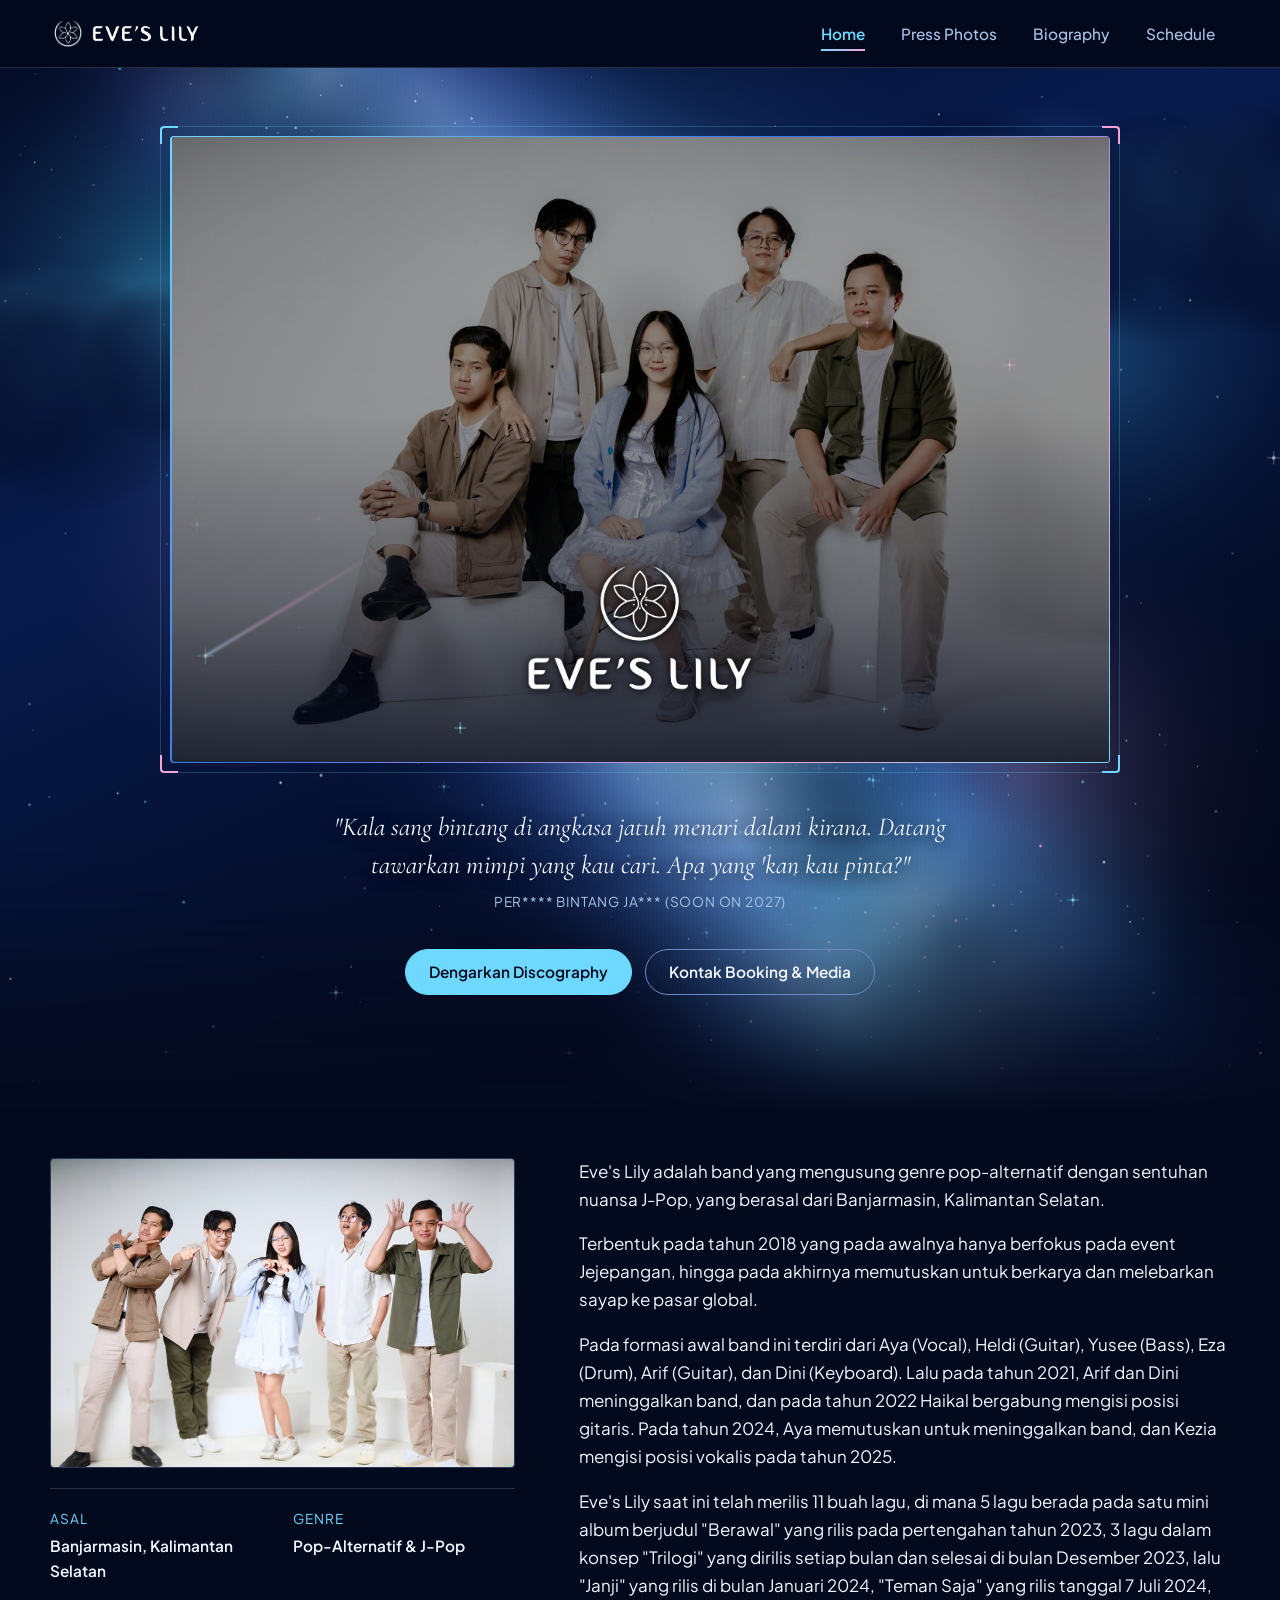
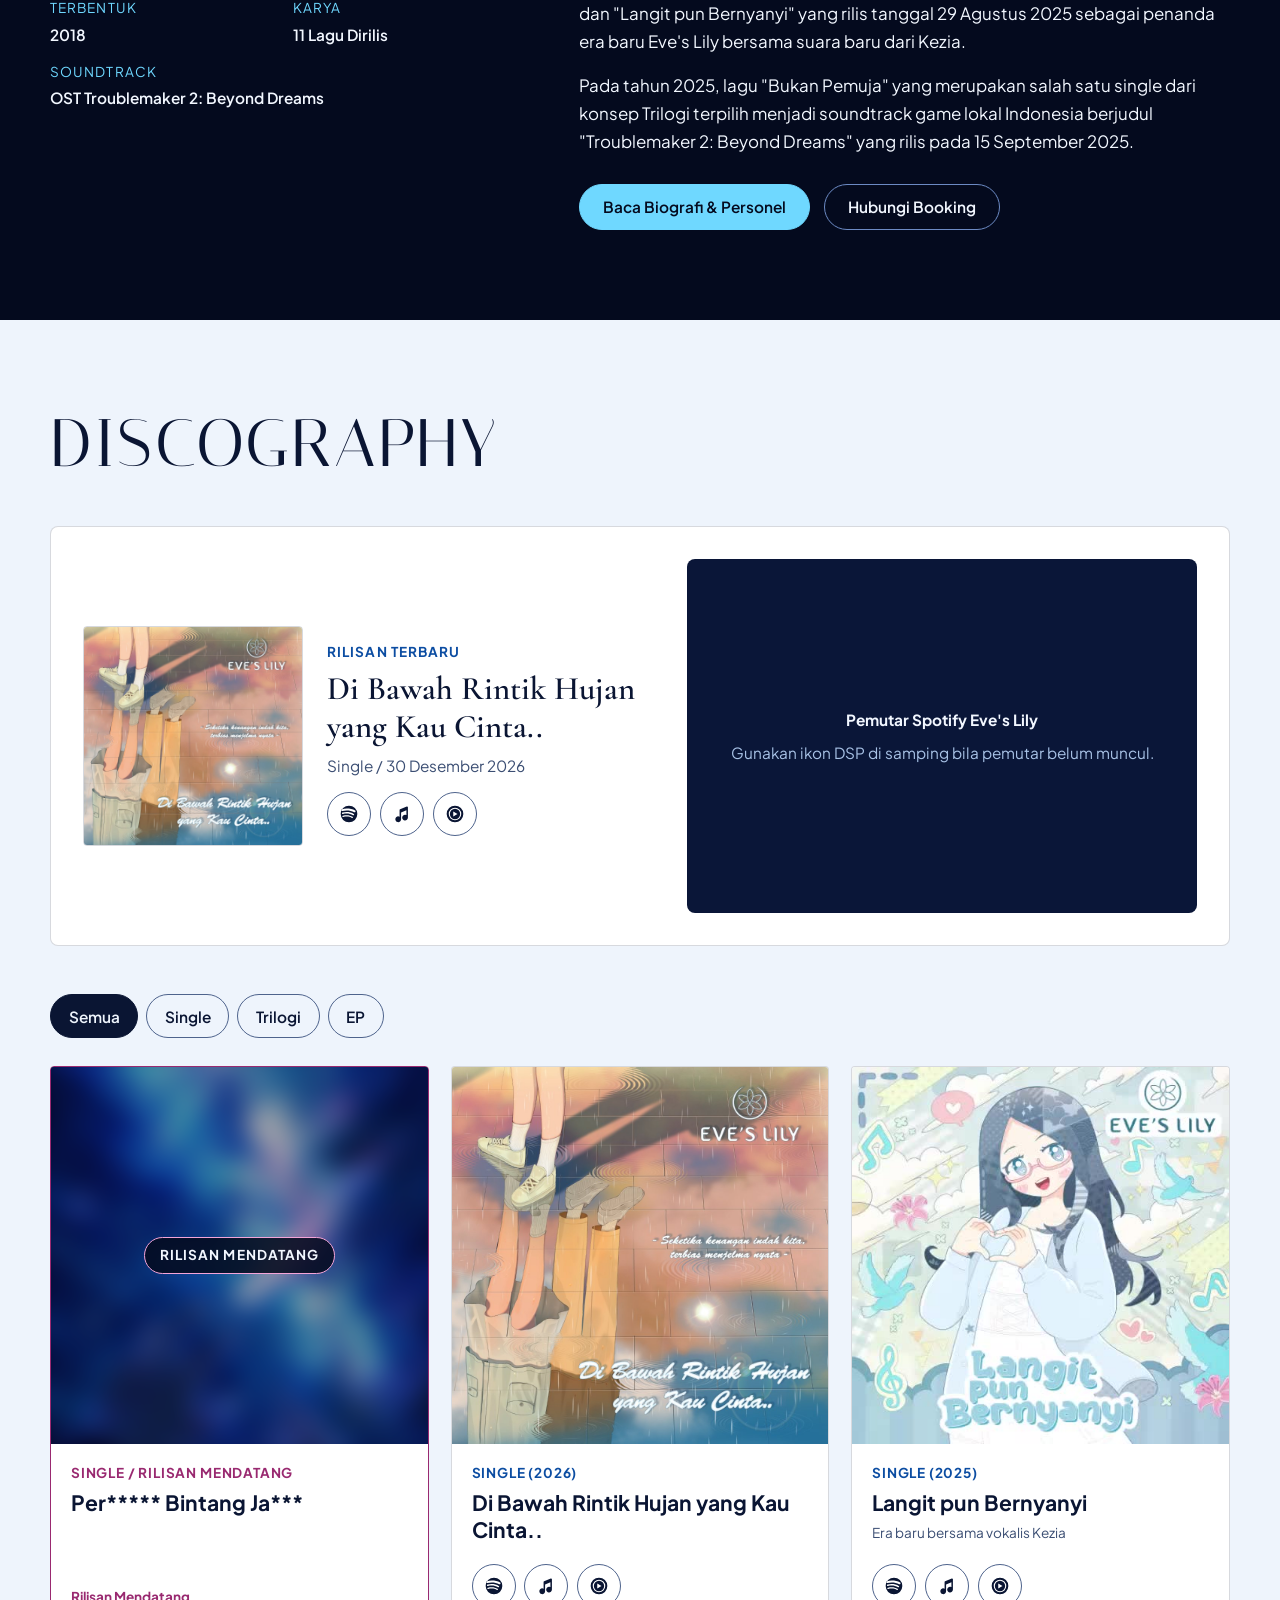
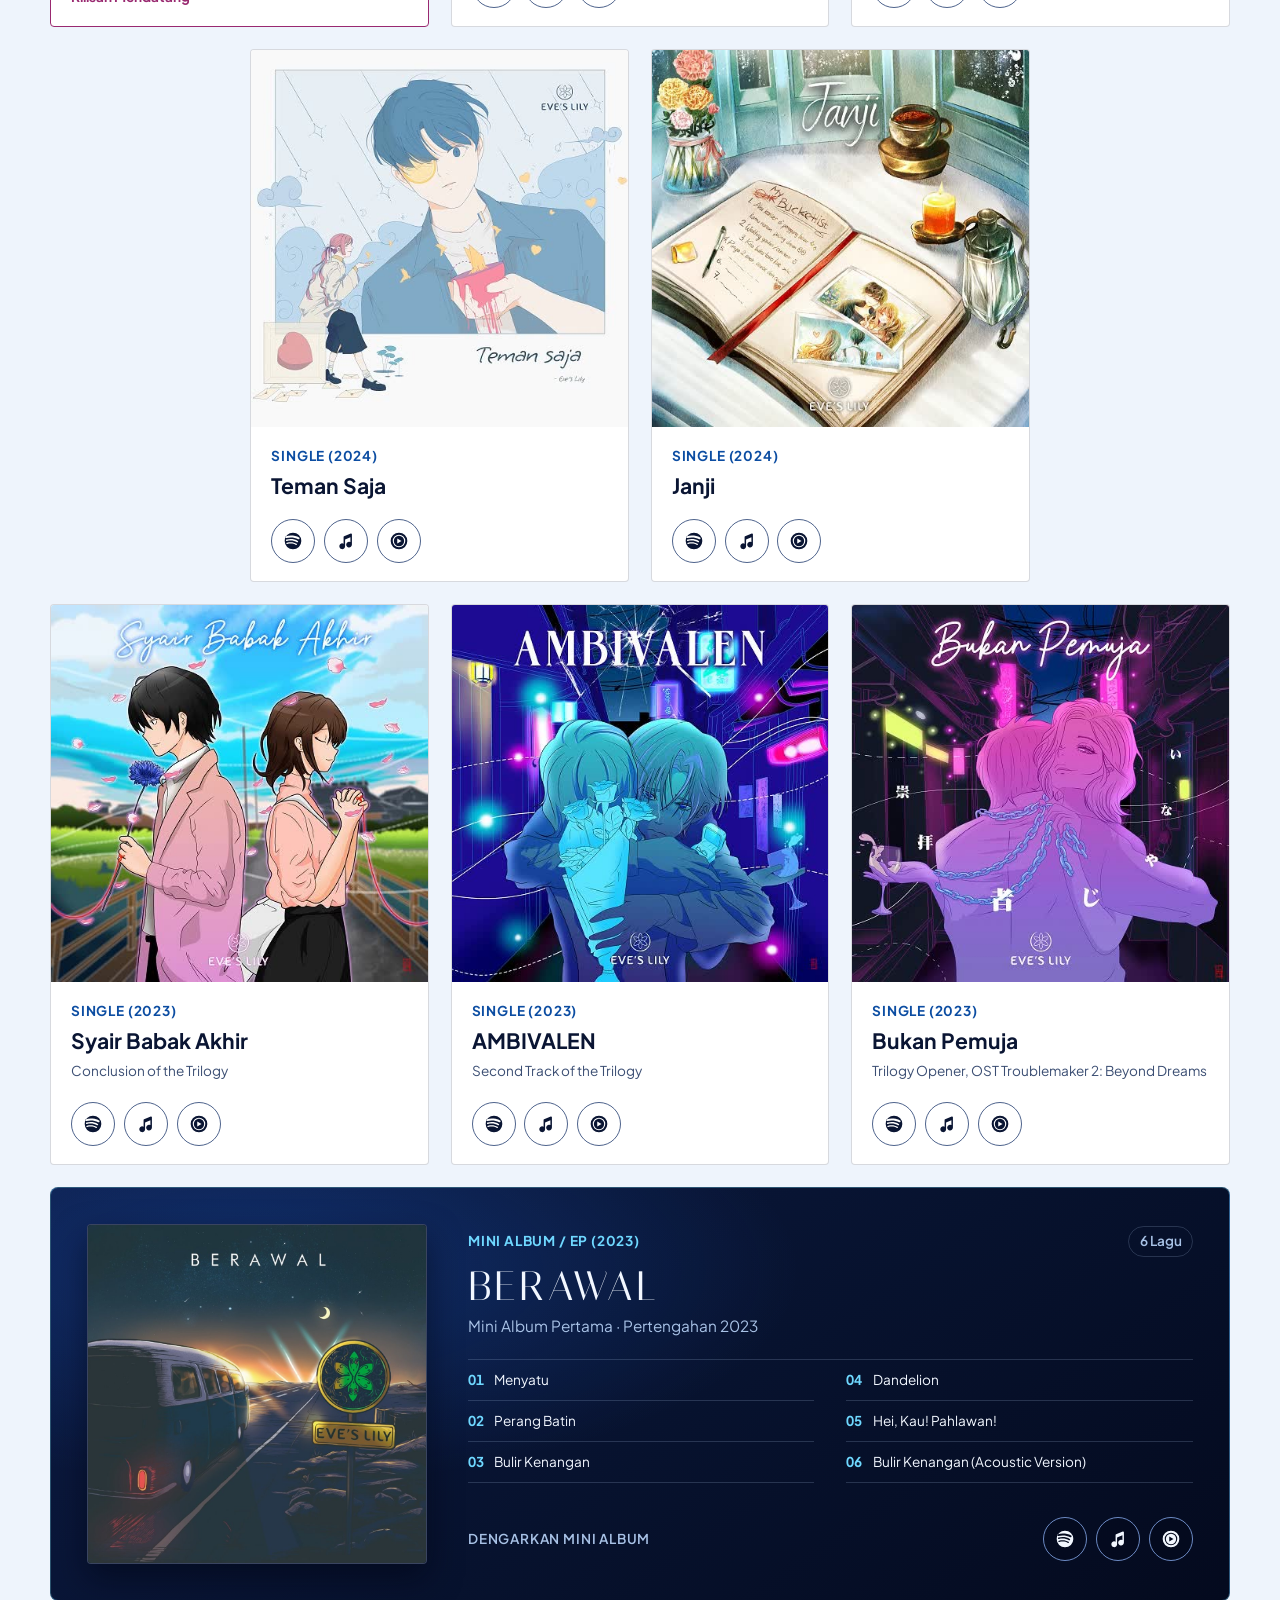
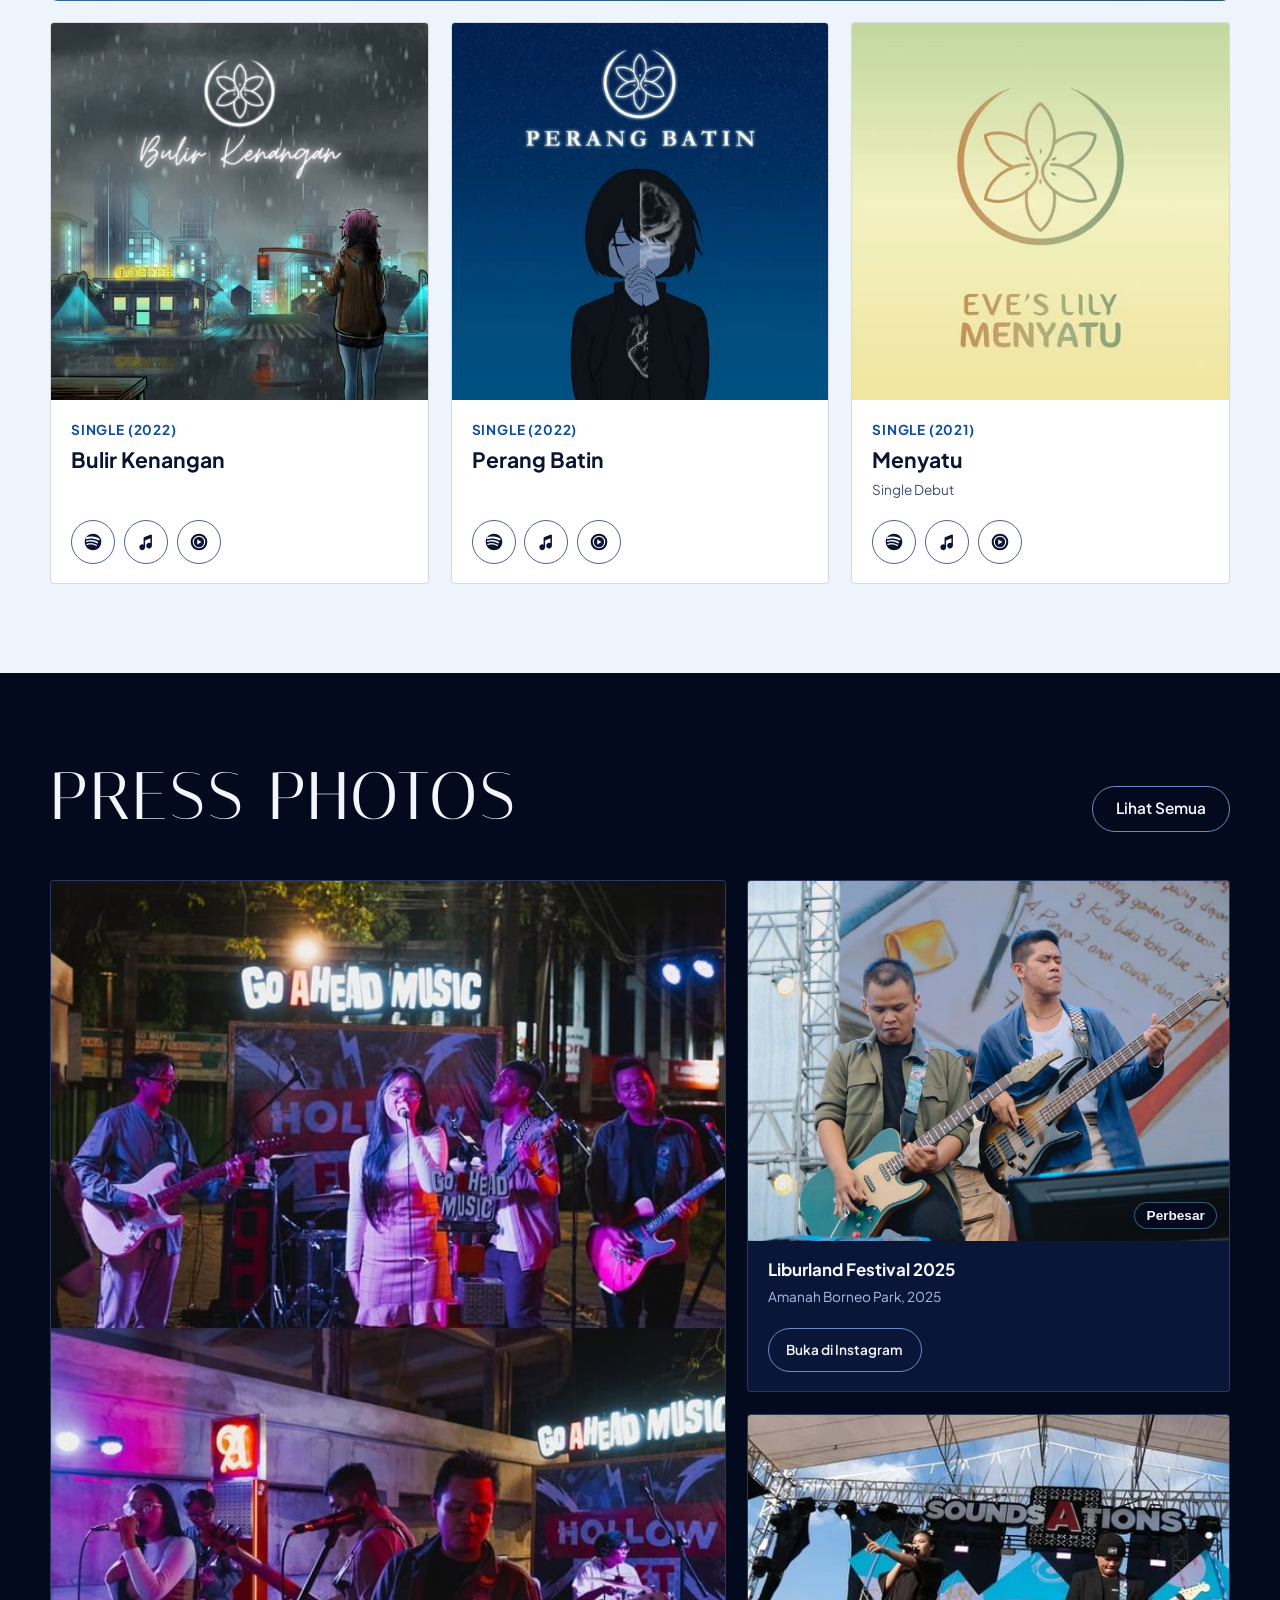
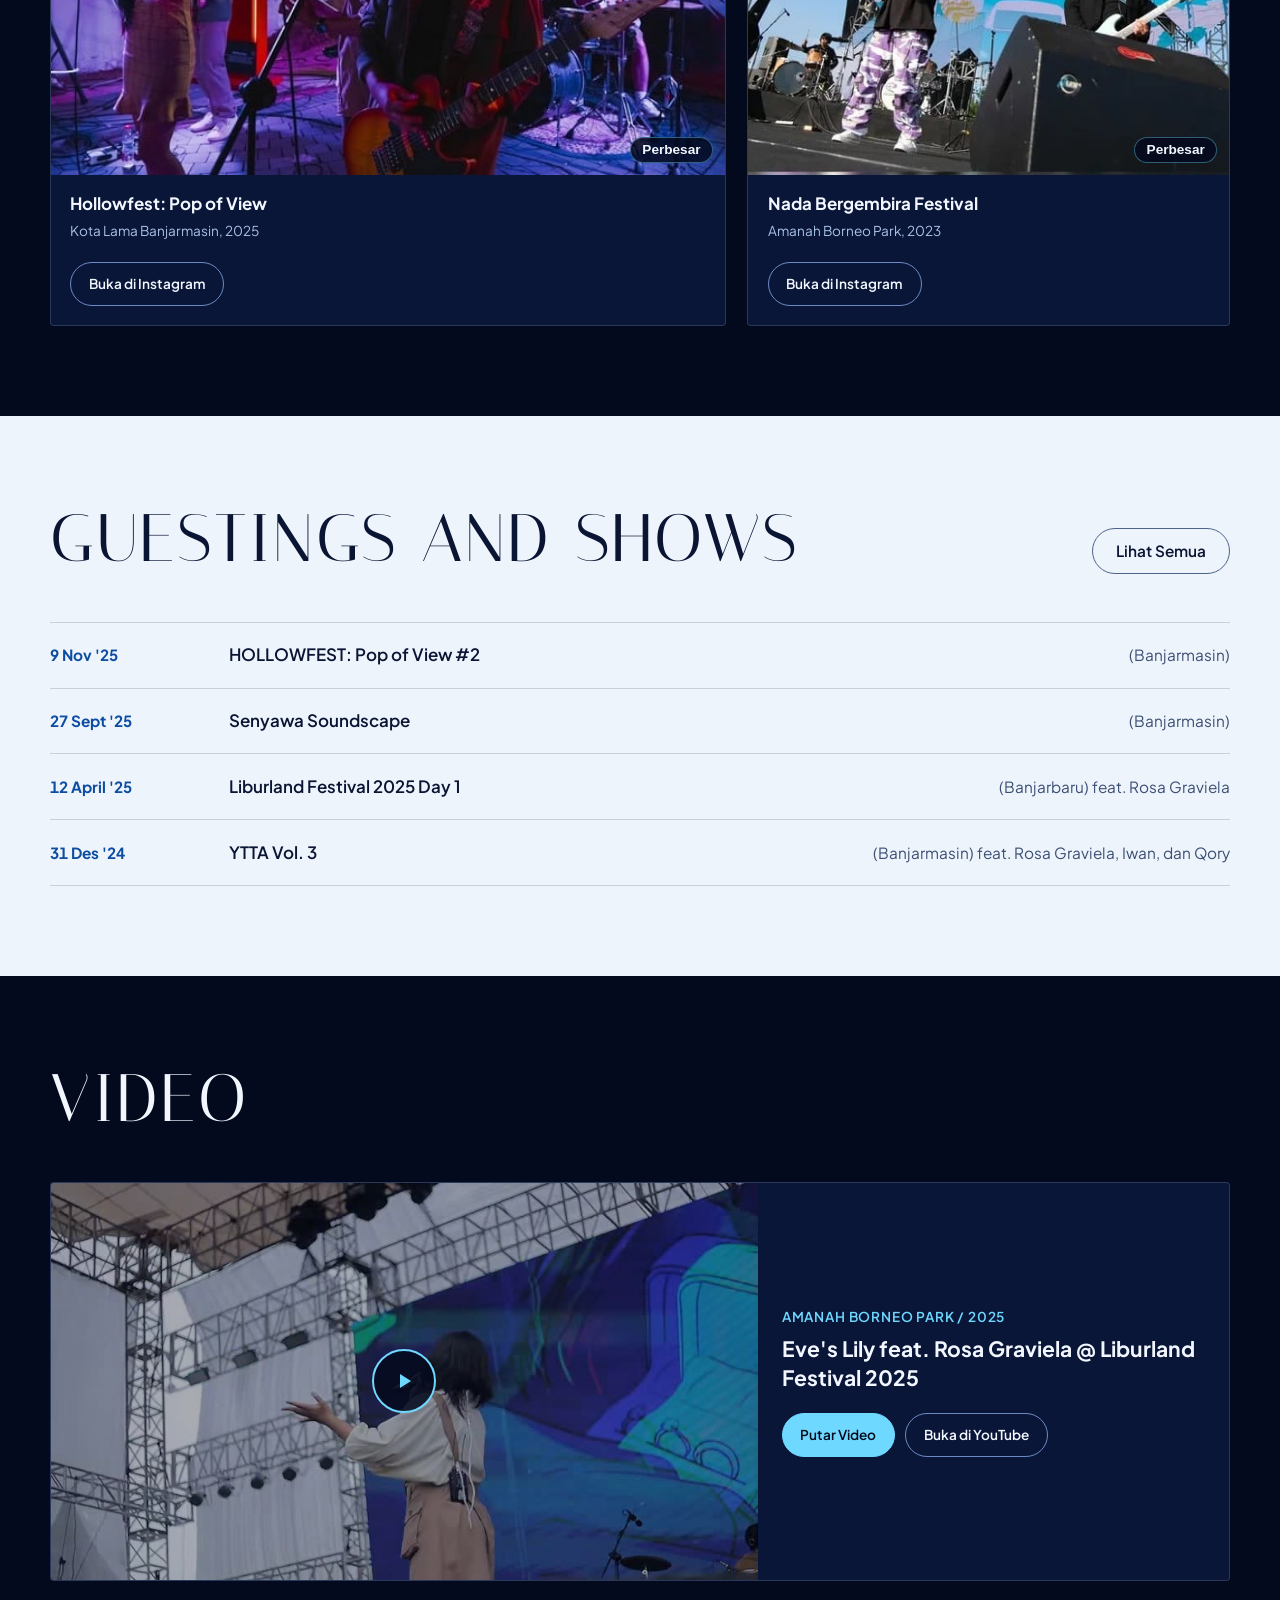
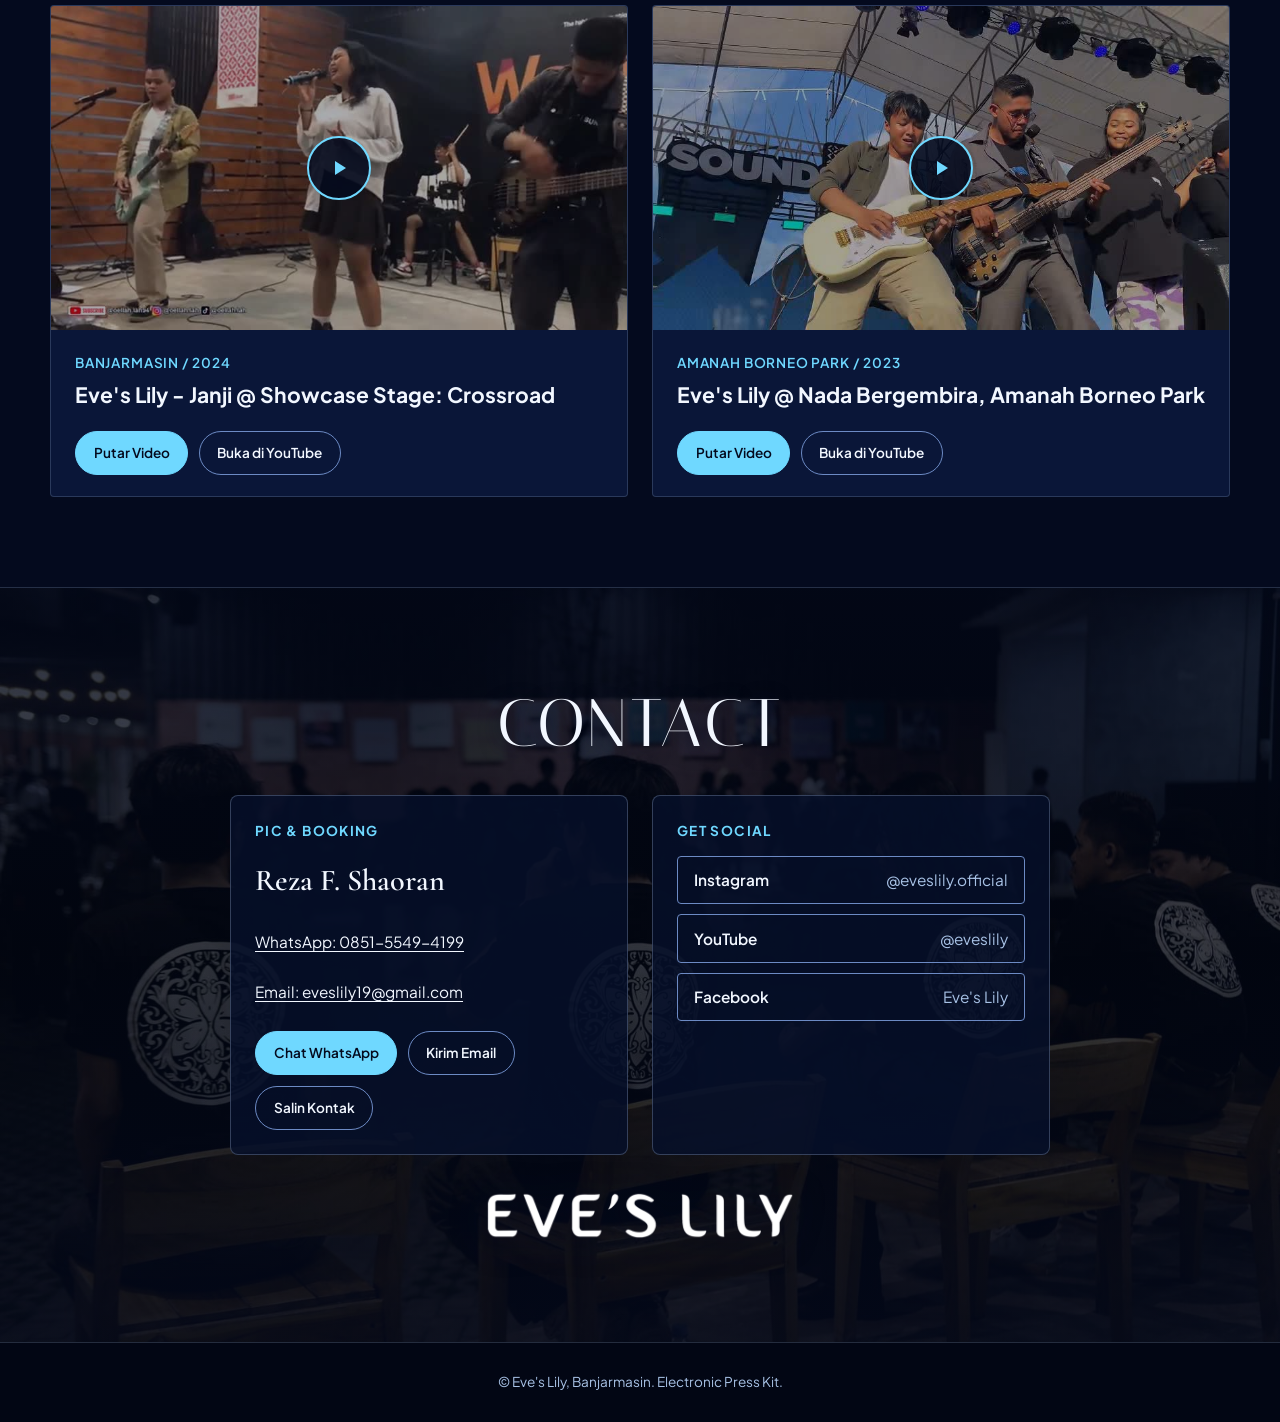
<file: index.html>
<!DOCTYPE html>
<html lang="id">
<head>
  <meta charset="UTF-8">
  <meta name="viewport" content="width=device-width, initial-scale=1.0">
  <title>Eve's Lily | Electronic Press Kit</title>
  <meta name="description" content="Electronic Press Kit resmi Eve's Lily, band pop-alternatif bernuansa J-Pop asal Banjarmasin, Kalimantan Selatan. Profil, discography, foto panggung, jadwal, video, dan kontak booking.">
  <link rel="icon" type="image/png" href="./assets/brand/lily-icon-only.png">
  <link rel="preconnect" href="https://fonts.googleapis.com">
  <link rel="preconnect" href="https://fonts.gstatic.com" crossorigin>
  <link href="https://fonts.googleapis.com/css2?family=Cormorant+Garamond:ital,wght@0,500;0,600;1,400;1,600&family=Italiana&family=Plus+Jakarta+Sans:wght@400;500;600;700&display=swap" rel="stylesheet">
  <link rel="stylesheet" href="./css/tokens.css">
  <link rel="stylesheet" href="./css/main.css">
</head>
<body>
  <a href="#main-content" class="skip-link">Lewati ke konten utama</a>

  <header class="site-header">
    <div class="container site-header__inner">
      <a href="./index.html" class="brand-link" aria-label="Beranda Eve's Lily EPK">
        <img src="./assets/brand/lily-icon-only.png" alt="" aria-hidden="true" class="brand-link__icon" width="28" height="27">
        <img src="./assets/brand/wordmark-text-only.png" alt="Eve's Lily" class="brand-link__wordmark" width="107" height="17">
      </a>

      <nav class="nav-desktop" aria-label="Navigasi utama">
        <a href="./index.html" class="nav-link" aria-current="page">Home</a>
        <a href="./press-photos.html" class="nav-link">Press Photos</a>
        <a href="./biography.html" class="nav-link">Biography</a>
        <a href="./schedule.html" class="nav-link">Schedule</a>
      </nav>

      <button
        type="button"
        id="nav-toggle"
        class="nav-toggle"
        aria-expanded="false"
        aria-controls="mobile-drawer"
      >
        <svg width="18" height="18" viewBox="0 0 24 24" fill="none" stroke="currentColor" stroke-width="2" aria-hidden="true">
          <path d="M4 7h16M4 12h16M4 17h16"/>
        </svg>
        <span>Menu</span>
      </button>
    </div>
  </header>

  <div id="mobile-drawer" class="mobile-drawer" data-open="false" aria-hidden="true">
    <div id="drawer-backdrop" class="mobile-drawer__backdrop"></div>
    <div class="mobile-drawer__panel" role="dialog" aria-modal="true" aria-labelledby="drawer-title">
      <div class="mobile-drawer__head">
        <h2 id="drawer-title" class="mobile-drawer__title">
          <img src="./assets/brand/lily-icon-only.png" alt="" aria-hidden="true" class="brand-link__icon" width="26" height="25">
          <img src="./assets/brand/wordmark-text-only.png" alt="Eve's Lily" class="brand-link__wordmark" width="101" height="16">
        </h2>
        <button type="button" id="drawer-close" class="icon-btn" aria-label="Tutup menu navigasi">
          <svg width="20" height="20" viewBox="0 0 24 24" fill="none" stroke="currentColor" stroke-width="2" aria-hidden="true">
            <path d="M18 6L6 18M6 6l12 12"/>
          </svg>
        </button>
      </div>
      <nav class="mobile-drawer__links" aria-label="Navigasi seluler">
        <a href="./index.html" class="mobile-drawer__link" aria-current="page">Home</a>
        <a href="./press-photos.html" class="mobile-drawer__link">Press Photos</a>
        <a href="./biography.html" class="mobile-drawer__link">Biography</a>
        <a href="./schedule.html" class="mobile-drawer__link">Schedule</a>
      </nav>
      <div class="mobile-drawer__foot">
        <a href="#contact" class="btn btn--primary">Hubungi Booking</a>
      </div>
    </div>
  </div>

  <main id="main-content">
    <section class="hero" aria-label="Pengenalan Eve's Lily">
      <canvas id="cosmos-sky-back" class="hero__canvas hero__canvas--back" aria-hidden="true"></canvas>

      <div class="container hero__inner">
        <div class="hero__frame-outer">
          <span class="hero__corner hero__corner--tl" aria-hidden="true"></span>
          <span class="hero__corner hero__corner--tr" aria-hidden="true"></span>
          <span class="hero__corner hero__corner--bl" aria-hidden="true"></span>
          <span class="hero__corner hero__corner--br" aria-hidden="true"></span>
          <div class="hero__frame">
            <div class="hero__frame-inner">
              <img
                id="hero-photo"
                class="hero__photo"
                src="./assets/brand/hero-band.jpg"
                alt="Foto formasi studio band Eve's Lily"
                width="1599"
                height="1066"
                fetchpriority="high"
              >
              <div class="hero__scrim" aria-hidden="true"></div>
              <div class="hero__brand-overlay">
                <h1 style="margin:0">
                  <img
                    id="hero-logo"
                    class="hero__logo-img"
                    src="./assets/brand/logo-emblem-wordmark.png"
                    alt="Eve's Lily"
                    width="799"
                    height="517"
                    fetchpriority="high"
                  >
                </h1>
              </div>
            </div>
          </div>
        </div>

        <div class="hero__quote-wrap">
          <blockquote id="hero-quote" class="hero__quote">
            "Kini tangguh 'ku tantang pagi. Usai lara tak takut lagi. Kar'na hadirmu di sini, langit pun bernyanyi."
          </blockquote>
          <p id="hero-quote-source" class="hero__quote-source">Langit pun Bernyanyi (2025)</p>
        </div>

        <div class="hero__actions">
          <a href="#discography" class="btn btn--primary">Dengarkan Discography</a>
          <a href="#contact" class="btn btn--outline-dark">Kontak Booking &amp; Media</a>
        </div>
      </div>

      <canvas id="cosmos-sky-front" class="hero__canvas hero__canvas--front" aria-hidden="true"></canvas>
    </section>

    <section id="profile" class="band band--cosmos reveal" aria-labelledby="profile-section-heading">
      <div class="container">
        <span id="profile-section-heading" class="sr-only">Profil Singkat Eve's Lily</span>
        <div id="profile-content">
          <div class="state-box" role="status">
            <p class="state-box__title">Memuat profil Eve's Lily...</p>
          </div>
        </div>
      </div>
    </section>

    <section id="discography" class="band band--paper reveal" data-surface="paper" aria-labelledby="discog-heading">
      <div class="container">
        <div class="section-head">
          <h2 id="discog-heading" class="section-title">Discography</h2>
        </div>

        <div id="discog-spotlight" class="discog-spotlight">
          <div class="state-box" role="status" style="grid-column:1/-1">
            <p class="state-box__title">Memuat rilisan dan pemutar Spotify...</p>
          </div>
        </div>

        <div class="filter-bar">
          <div id="discog-filters" class="filter-chips" role="group" aria-label="Filter kategori discography"></div>
        </div>

        <div id="discog-grid" class="catalog-grid">
          <div class="state-box" role="status" style="grid-column:1/-1">
            <p class="state-box__title">Memuat katalog lagu...</p>
          </div>
        </div>
      </div>
    </section>

    <section id="press-photos" class="band band--cosmos reveal" aria-labelledby="press-heading">
      <div class="container">
        <div class="section-head">
          <h2 id="press-heading" class="section-title">Press Photos</h2>
          <a id="press-all-btn" href="./press-photos.html" class="btn btn--outline-dark" aria-label="Lihat semua press photos">Lihat Semua</a>
        </div>

        <div id="press-spotlight">
          <div class="state-box" role="status">
            <p class="state-box__title">Memuat foto panggung pilihan...</p>
          </div>
        </div>
      </div>
    </section>

    <section id="shows" class="band band--paper reveal" data-surface="paper" aria-labelledby="shows-heading">
      <div class="container">
        <div class="section-head">
          <h2 id="shows-heading" class="section-title">Guestings and Shows</h2>
          <a id="shows-all-btn" href="./schedule.html" class="btn btn--outline-light" aria-label="Lihat semua jadwal dan arsip pertunjukan">Lihat Semua</a>
        </div>

        <div id="shows-preview">
          <div class="state-box" role="status">
            <p class="state-box__title">Memuat jadwal panggung...</p>
          </div>
        </div>
      </div>
    </section>

    <section id="video" class="band band--cosmos reveal" aria-labelledby="video-heading">
      <div class="container">
        <div class="section-head">
          <h2 id="video-heading" class="section-title">Video</h2>
        </div>

        <div id="videos-grid">
          <div class="state-box" role="status">
            <p class="state-box__title">Memuat daftar video...</p>
          </div>
        </div>
      </div>
    </section>

    <section id="contact" class="contact-band" aria-label="Kontak dan media sosial Eve's Lily">
      <div class="container contact-band__inner">
        <div class="state-box" role="status">
          <p class="state-box__title">Memuat kontak booking...</p>
        </div>
      </div>
    </section>
  </main>

  <footer class="site-footer">
    <div class="container site-footer__inner site-footer__inner--center">
      <p style="margin:0">&copy; Eve's Lily, Banjarmasin. Electronic Press Kit.</p>
    </div>
  </footer>

  <script type="module" src="./js/page-home.js"></script>
</body>
</html>
</file>
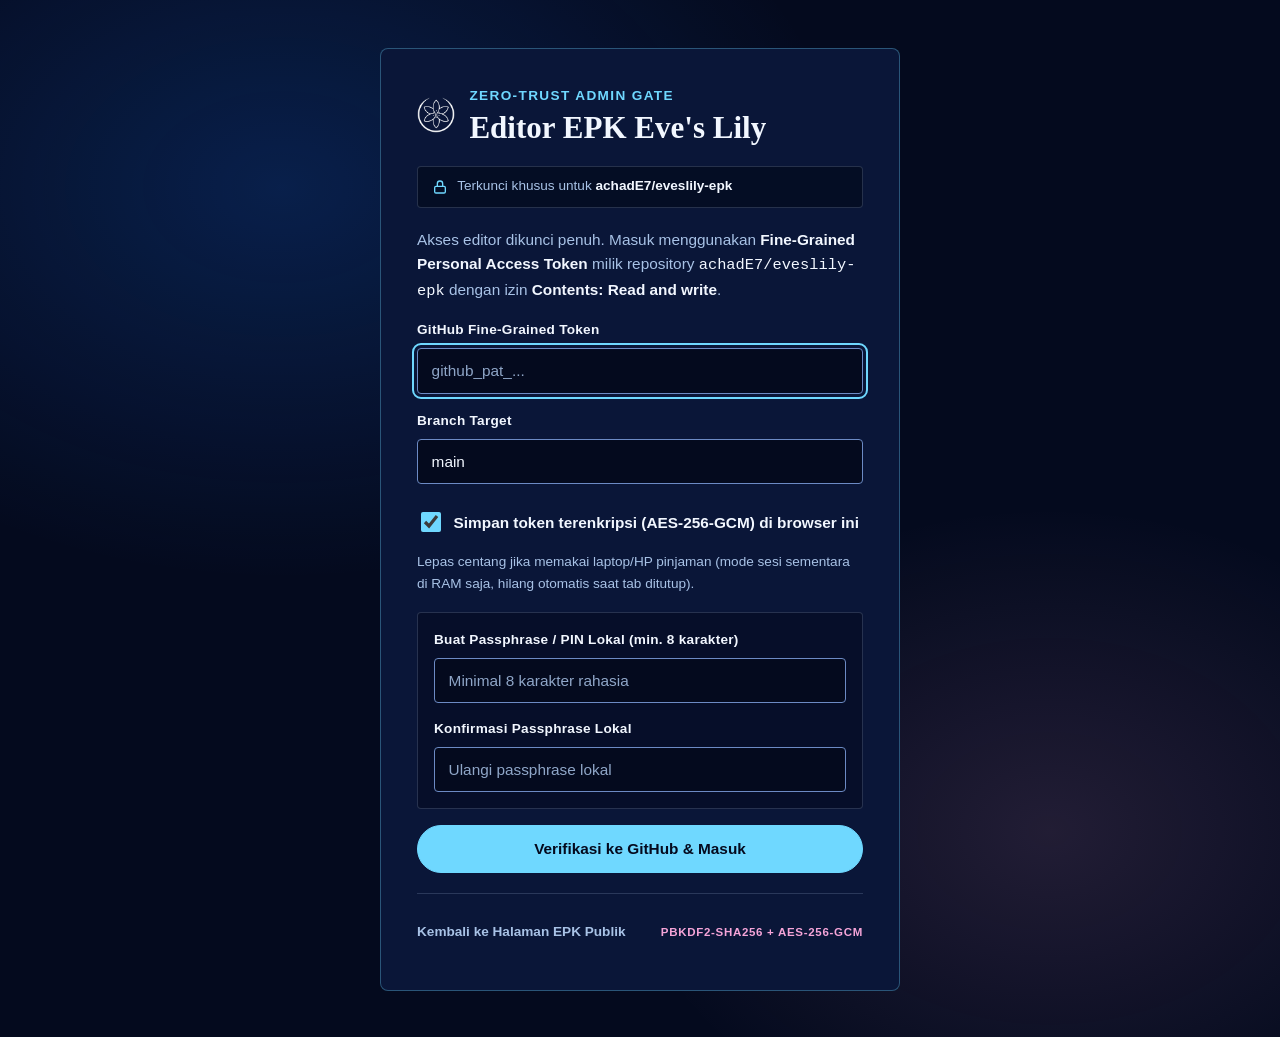
<file: admin.html>
<!DOCTYPE html>
<html lang="id">
<head>
  <meta charset="UTF-8">
  <meta name="viewport" content="width=device-width, initial-scale=1.0">
  <meta name="robots" content="noindex, nofollow, noarchive, nosnippet">
  <meta name="referrer" content="no-referrer">
  <meta http-equiv="Content-Security-Policy" content="default-src 'self'; script-src 'self'; style-src 'self' 'unsafe-inline' https://fonts.googleapis.com; font-src 'self' https://fonts.gstatic.com; img-src 'self' data: blob: https:; connect-src 'self' https://api.github.com; object-src 'none'; base-uri 'self'; form-action 'self'">
  <title>Akses Terkunci | Editor EPK Eve's Lily</title>
  <meta name="description" content="Gerbang autentikasi terenkripsi untuk Editor EPK Eve's Lily.">
  <link rel="icon" type="image/png" href="./assets/brand/lily-icon-only.png">
  <link rel="preconnect" href="https://fonts.googleapis.com">
  <link rel="preconnect" href="https://fonts.gstatic.com" crossorigin>
  <link href="https://fonts.googleapis.com/css2?family=Cormorant+Garamond:ital,wght@0,500;0,600;1,400;1,600&family=Italiana&family=Plus+Jakarta+Sans:wght@400;500;600;700&display=swap" rel="stylesheet">
  <link rel="stylesheet" href="./css/tokens.css">
  <link rel="stylesheet" href="./css/main.css">
  <link rel="stylesheet" href="./css/admin.css">
</head>
<body class="admin-body" data-locked="true">
  <a href="#admin-gate" class="skip-link">Lewati ke gerbang autentikasi</a>

  <!-- Zero-Trust Authentication Gate (only visible surface while locked) -->
  <main id="admin-gate" class="auth-gate" aria-labelledby="auth-gate-title">
    <section class="auth-card">
      <div class="auth-card__brand">
        <img src="./assets/brand/lily-icon-only.png" alt="" aria-hidden="true" width="38" height="36">
        <div>
          <p class="auth-card__eyebrow">Zero-Trust Admin Gate</p>
          <h1 id="auth-gate-title" class="auth-card__title">Editor EPK Eve's Lily</h1>
        </div>
      </div>

      <div class="auth-target-pill" aria-label="Repository target terkunci">
        <svg width="16" height="16" viewBox="0 0 24 24" fill="none" stroke="currentColor" stroke-width="2" aria-hidden="true">
          <rect x="4" y="11" width="16" height="10" rx="2"/>
          <path d="M8 11V7a4 4 0 0 1 8 0v4"/>
        </svg>
        <span>Terkunci khusus untuk <strong>achadE7/eveslily-epk</strong></span>
      </div>

      <div id="auth-feedback" class="feedback-box" hidden role="alert" aria-live="assertive"></div>

      <!-- Mode A: Unlock existing AES-256-GCM local vault -->
      <form id="auth-unlock-form" class="auth-form" hidden novalidate>
        <p class="auth-card__desc">
          Vault token terenkripsi <strong>AES-256-GCM</strong> ditemukan di browser ini. Masukkan Passphrase Lokal untuk membuka kunci dan memverifikasi izin tulis ke server GitHub.
        </p>

        <div class="field">
          <label class="field__label" for="vault-passphrase">Passphrase / PIN Lokal</label>
          <input
            id="vault-passphrase"
            class="field__input"
            type="password"
            autocomplete="current-password"
            placeholder="Masukkan passphrase lokal kamu"
            required
          >
          <p id="vault-attempts-hint" class="field__hint">Vault akan otomatis terhapus setelah 5 kali percobaan salah.</p>
        </div>

        <button type="submit" id="btn-vault-unlock" class="btn btn--primary auth-submit-btn">
          Buka Kunci &amp; Verifikasi ke GitHub
        </button>

        <div class="auth-secondary-actions">
          <button type="button" id="btn-switch-to-token" class="btn btn--outline-dark btn--sm">
            Masuk dengan Token Baru
          </button>
          <button type="button" id="btn-wipe-vault-gate" class="btn btn--danger btn--sm">
            Hapus Vault di Browser Ini
          </button>
        </div>
      </form>

      <!-- Mode B: First-time / New-device GitHub Fine-Grained PAT Login -->
      <form id="auth-token-form" class="auth-form" novalidate>
        <p class="auth-card__desc">
          Akses editor dikunci penuh. Masuk menggunakan <strong>Fine-Grained Personal Access Token</strong> milik repository <code>achadE7/eveslily-epk</code> dengan izin <strong>Contents: Read and write</strong>.
        </p>

        <div class="field">
          <label class="field__label" for="login-gh-token">GitHub Fine-Grained Token</label>
          <input
            id="login-gh-token"
            class="field__input"
            type="password"
            autocomplete="off"
            spellcheck="false"
            placeholder="github_pat_..."
            required
          >
        </div>

        <div class="field">
          <label class="field__label" for="login-gh-branch">Branch Target</label>
          <input
            id="login-gh-branch"
            class="field__input"
            type="text"
            value="main"
            autocomplete="off"
            spellcheck="false"
            placeholder="main"
          >
        </div>

        <div class="field">
          <label class="field__checkbox-row" for="login-save-vault">
            <input id="login-save-vault" type="checkbox" checked>
            <span>Simpan token terenkripsi (AES-256-GCM) di browser ini</span>
          </label>
          <p class="field__hint">Lepas centang jika memakai laptop/HP pinjaman (mode sesi sementara di RAM saja, hilang otomatis saat tab ditutup).</p>
        </div>

        <div id="login-vault-fields" class="auth-vault-fields">
          <div class="field">
            <label class="field__label" for="login-passphrase">Buat Passphrase / PIN Lokal (min. 8 karakter)</label>
            <input
              id="login-passphrase"
              class="field__input"
              type="password"
              autocomplete="new-password"
              minlength="8"
              placeholder="Minimal 8 karakter rahasia"
            >
          </div>
          <div class="field">
            <label class="field__label" for="login-passphrase-confirm">Konfirmasi Passphrase Lokal</label>
            <input
              id="login-passphrase-confirm"
              class="field__input"
              type="password"
              autocomplete="new-password"
              minlength="8"
              placeholder="Ulangi passphrase lokal"
            >
          </div>
        </div>

        <button type="submit" id="btn-token-login" class="btn btn--primary auth-submit-btn">
          Verifikasi ke GitHub &amp; Masuk
        </button>

        <div id="auth-back-to-vault-wrap" class="auth-secondary-actions" hidden>
          <button type="button" id="btn-back-to-vault" class="btn btn--outline-dark btn--sm">
            Kembali ke Kunci Vault Lokal
          </button>
        </div>
      </form>

      <div class="auth-card__foot">
        <a href="./index.html" class="auth-card__back-link">Kembali ke Halaman EPK Publik</a>
        <span class="auth-card__badge">PBKDF2-SHA256 + AES-256-GCM</span>
      </div>
    </section>
  </main>

  <!-- Protected Admin Studio (strictly hidden until live GitHub server verification passes) -->
  <div id="admin-protected-app" class="admin-protected-app" hidden>
    <header class="admin-topbar">
      <div class="admin-topbar__inner">
        <div class="admin-topbar__left">
          <a href="./index.html" class="brand-link" aria-label="Kembali ke halaman EPK Eve's Lily">
            <img src="./assets/brand/lily-icon-only.png" alt="" aria-hidden="true" class="brand-link__icon" width="28" height="27">
            <span class="admin-topbar__title">Editor EPK</span>
          </a>
          <span id="admin-status" class="admin-status" data-state="ok" role="status" aria-live="polite">
            Terverifikasi
          </span>
        </div>

        <div class="admin-topbar__actions">
          <a href="./index.html" id="btn-preview-epk" class="btn btn--outline-dark btn--sm">Preview EPK</a>
          <button type="button" id="btn-download-json" class="btn btn--outline-dark btn--sm">Download epk.json</button>
          <button type="button" id="btn-quick-publish" class="btn btn--primary btn--sm">Simpan ke GitHub</button>
          <button type="button" id="btn-lock-session" class="btn btn--danger btn--sm">Kunci &amp; Keluar</button>
        </div>
      </div>
    </header>

    <div class="admin-shell">
      <div>
        <button
          type="button"
          id="admin-nav-toggle"
          class="btn btn--outline-dark admin-nav-mobile-trigger"
          aria-expanded="false"
          aria-controls="admin-sidebar"
        >
          <span id="admin-mobile-active-label">Bagian: Hero &amp; Identitas</span>
          <span>Pilih Bagian</span>
        </button>

        <aside id="admin-sidebar" class="admin-sidebar" data-open="false" aria-label="Navigasi bagian editor EPK">
          <div>
            <p class="admin-nav-group__label">Konten EPK</p>
            <div class="admin-nav-list" role="tablist" aria-orientation="vertical">
              <button type="button" class="admin-nav-btn" data-section="hero" aria-current="true">
                <span>Hero &amp; Identitas</span>
              </button>
              <button type="button" class="admin-nav-btn" data-section="biography">
                <span>Biografi &amp; Filosofi</span>
              </button>
              <button type="button" class="admin-nav-btn" data-section="members">
                <span>Personel</span>
                <span class="admin-nav-btn__count" data-count="members">0</span>
              </button>
              <button type="button" class="admin-nav-btn" data-section="discography">
                <span>Discography</span>
                <span class="admin-nav-btn__count" data-count="discography">0</span>
              </button>
              <button type="button" class="admin-nav-btn" data-section="press">
                <span>Press Photos</span>
                <span class="admin-nav-btn__count" data-count="press">0</span>
              </button>
              <button type="button" class="admin-nav-btn" data-section="shows">
                <span>Jadwal Panggung</span>
                <span class="admin-nav-btn__count" data-count="shows">0</span>
              </button>
              <button type="button" class="admin-nav-btn" data-section="videos">
                <span>Video YouTube</span>
                <span class="admin-nav-btn__count" data-count="videos">0</span>
              </button>
              <button type="button" class="admin-nav-btn" data-section="contact">
                <span>Kontak &amp; DSP</span>
              </button>
            </div>
          </div>

          <div>
            <p class="admin-nav-group__label">Keamanan &amp; Cadangan</p>
            <div class="admin-nav-list">
              <button type="button" class="admin-nav-btn" data-section="github">
                <span>Keamanan &amp; Sinkronisasi</span>
              </button>
              <button type="button" class="admin-nav-btn" data-section="backup">
                <span>Impor / Reset JSON</span>
              </button>
            </div>
          </div>
        </aside>
      </div>

      <main id="admin-workspace" class="admin-main" aria-live="polite">
        <div class="state-box" role="status">
          <p class="state-box__title">Menyiapkan Editor EPK Eve's Lily...</p>
          <p class="state-box__desc">Mengambil data dari data/epk.json dan memeriksa draft lokal.</p>
        </div>
      </main>
    </div>

    <footer class="site-footer">
      <div class="container site-footer__inner">
        <p style="margin:0">Editor EPK Eve's Lily.</p>
        <nav class="site-footer__nav" aria-label="Tautan cepat EPK">
          <a href="./index.html" class="site-footer__link">Lihat Home</a>
          <a href="./press-photos.html" class="site-footer__link">Press Photos</a>
          <a href="./biography.html" class="site-footer__link">Biography</a>
          <a href="./schedule.html" class="site-footer__link">Schedule</a>
        </nav>
      </div>
    </footer>
  </div>

  <script type="module" src="./js/page-admin.js"></script>
</body>
</html>
</file>
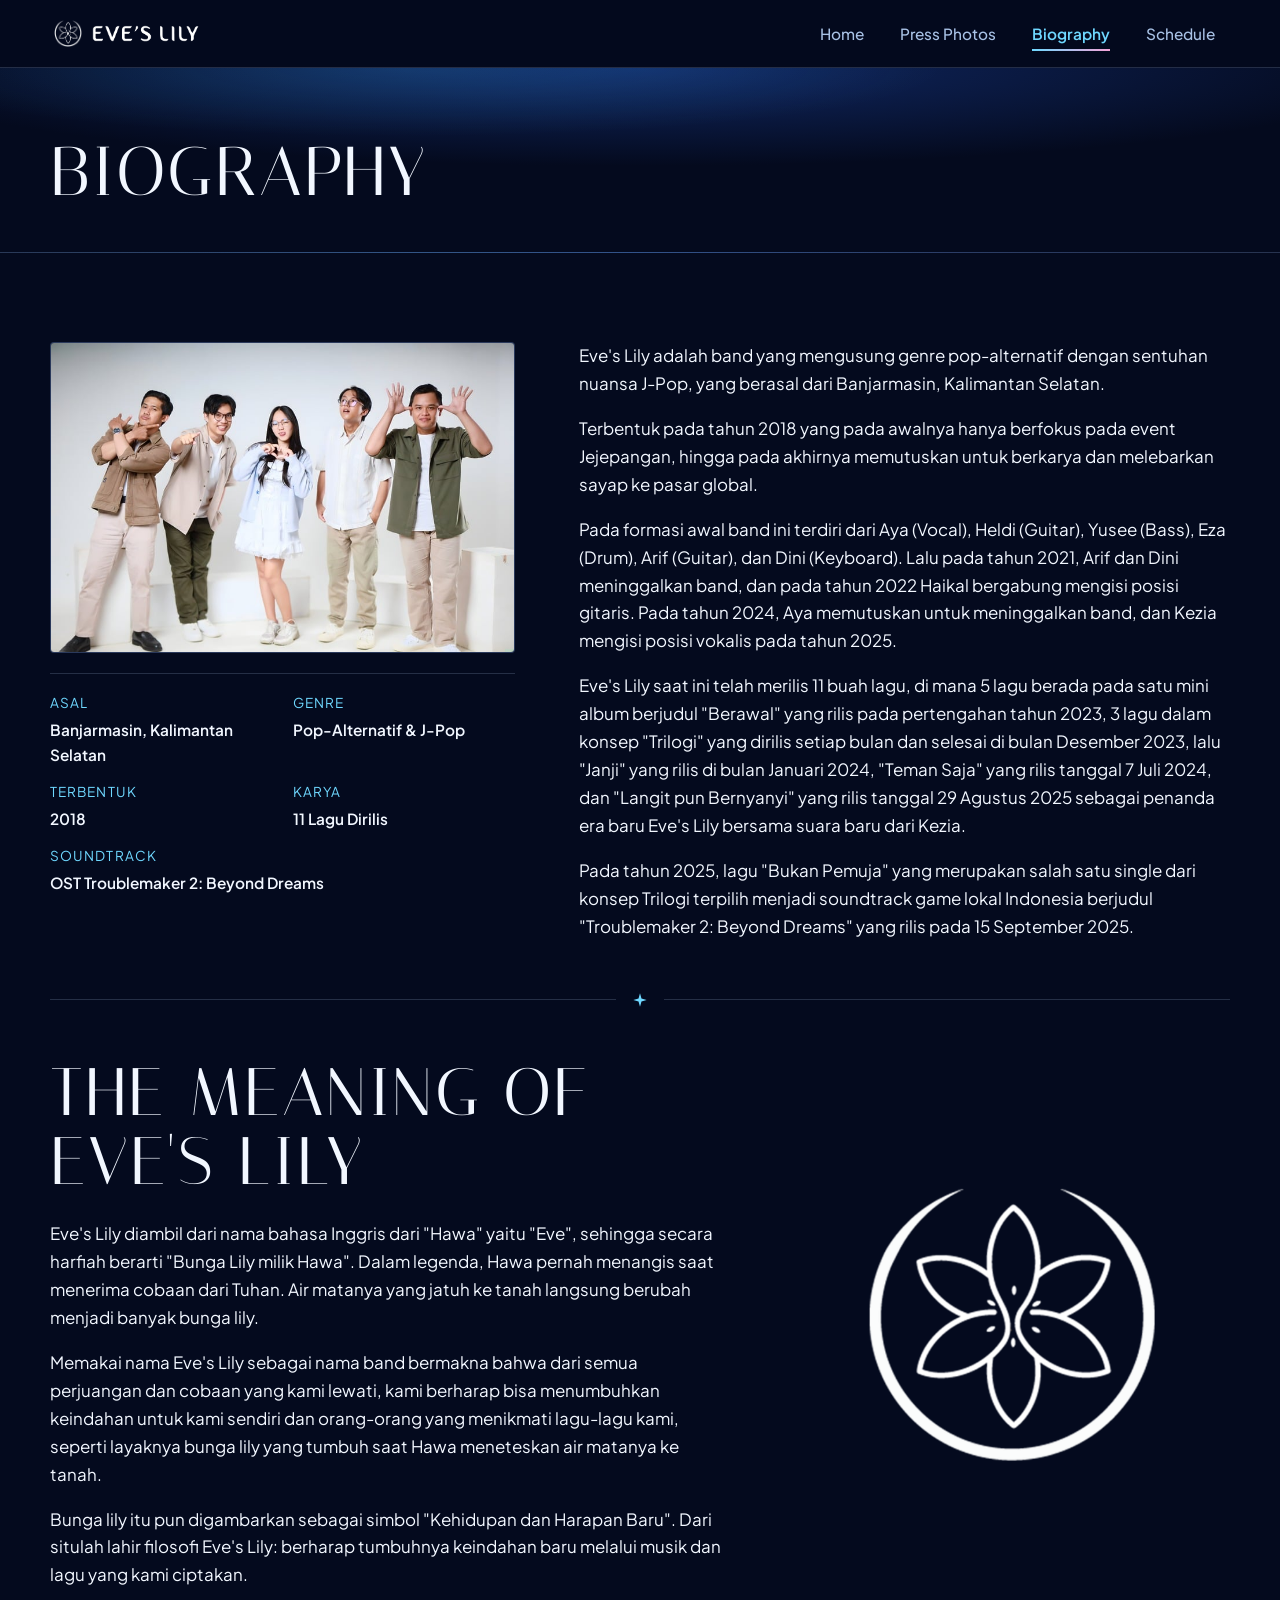
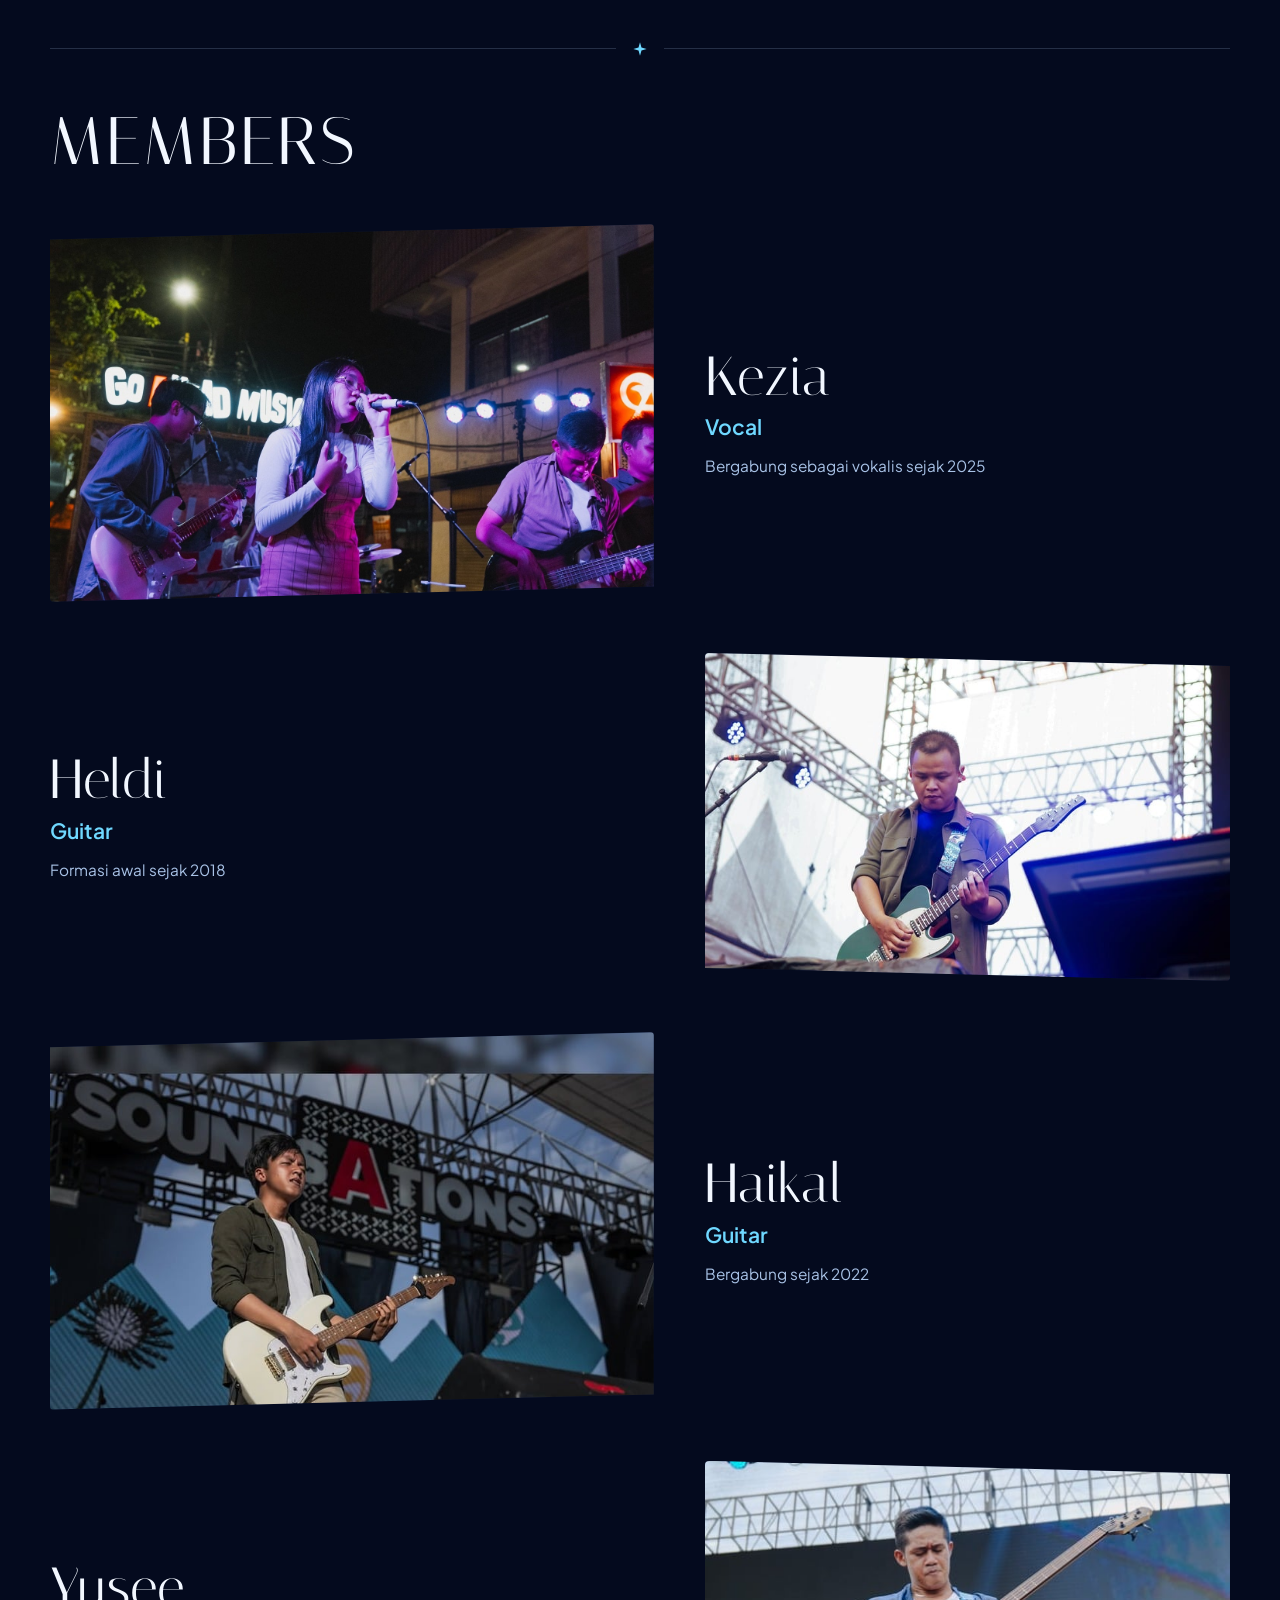
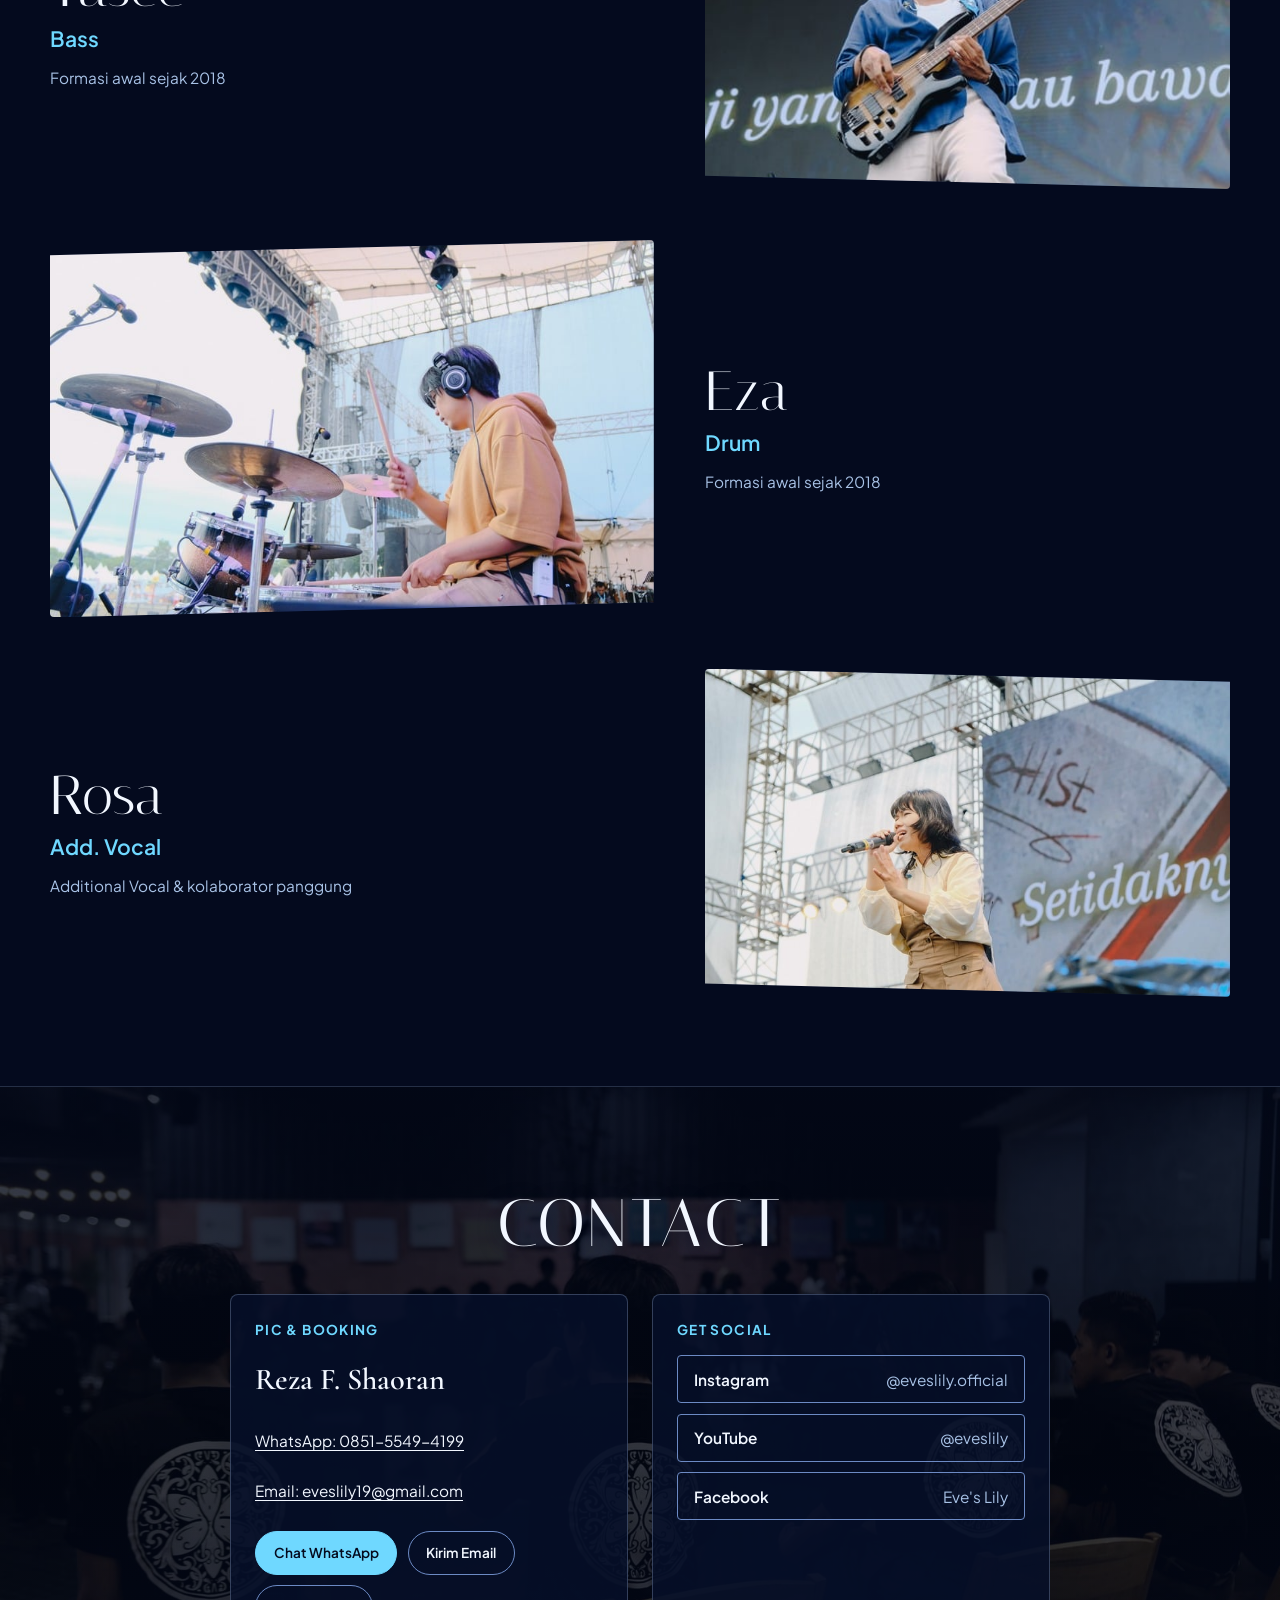
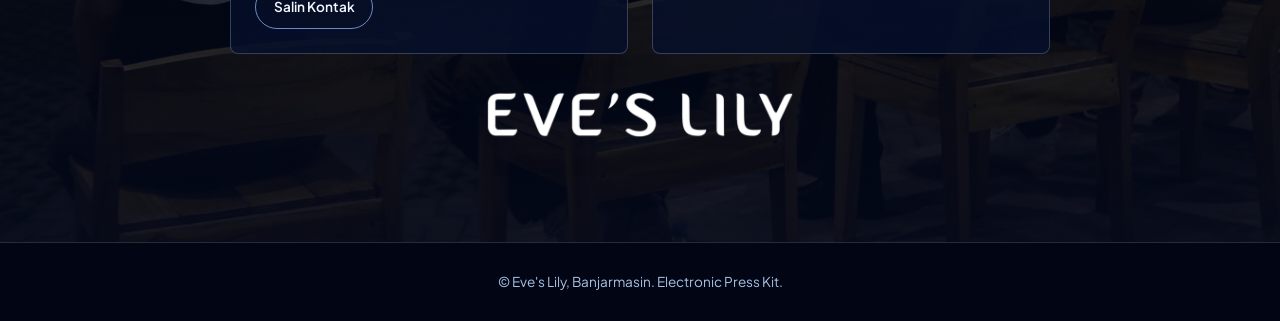
<file: biography.html>
<!DOCTYPE html>
<html lang="id">
<head>
  <meta charset="UTF-8">
  <meta name="viewport" content="width=device-width, initial-scale=1.0">
  <title>Biography &amp; Members | Eve's Lily EPK</title>
  <meta name="description" content="Biografi lengkap, filosofi nama bunga lily, serta formasi personel Eve's Lily asal Banjarmasin, Kalimantan Selatan.">
  <link rel="icon" type="image/png" href="./assets/brand/lily-icon-only.png">
  <link rel="preconnect" href="https://fonts.googleapis.com">
  <link rel="preconnect" href="https://fonts.gstatic.com" crossorigin>
  <link href="https://fonts.googleapis.com/css2?family=Cormorant+Garamond:ital,wght@0,500;0,600;1,400;1,600&family=Italiana&family=Plus+Jakarta+Sans:wght@400;500;600;700&display=swap" rel="stylesheet">
  <link rel="stylesheet" href="./css/tokens.css">
  <link rel="stylesheet" href="./css/main.css">
</head>
<body>
  <a href="#main-content" class="skip-link">Lewati ke konten utama</a>

  <header class="site-header">
    <div class="container site-header__inner">
      <a href="./index.html" class="brand-link" aria-label="Beranda Eve's Lily EPK">
        <img src="./assets/brand/lily-icon-only.png" alt="" aria-hidden="true" class="brand-link__icon" width="28" height="27">
        <img src="./assets/brand/wordmark-text-only.png" alt="Eve's Lily" class="brand-link__wordmark" width="107" height="17">
      </a>

      <nav class="nav-desktop" aria-label="Navigasi utama">
        <a href="./index.html" class="nav-link">Home</a>
        <a href="./press-photos.html" class="nav-link">Press Photos</a>
        <a href="./biography.html" class="nav-link" aria-current="page">Biography</a>
        <a href="./schedule.html" class="nav-link">Schedule</a>
      </nav>

      <button type="button" id="nav-toggle" class="nav-toggle" aria-expanded="false" aria-controls="mobile-drawer">
        <svg width="18" height="18" viewBox="0 0 24 24" fill="none" stroke="currentColor" stroke-width="2" aria-hidden="true">
          <path d="M4 7h16M4 12h16M4 17h16"/>
        </svg>
        <span>Menu</span>
      </button>
    </div>
  </header>

  <div id="mobile-drawer" class="mobile-drawer" data-open="false" aria-hidden="true">
    <div id="drawer-backdrop" class="mobile-drawer__backdrop"></div>
    <div class="mobile-drawer__panel" role="dialog" aria-modal="true" aria-labelledby="drawer-title">
      <div class="mobile-drawer__head">
        <h2 id="drawer-title" class="mobile-drawer__title">
          <img src="./assets/brand/lily-icon-only.png" alt="" aria-hidden="true" class="brand-link__icon" width="26" height="25">
          <img src="./assets/brand/wordmark-text-only.png" alt="Eve's Lily" class="brand-link__wordmark" width="101" height="16">
        </h2>
        <button type="button" id="drawer-close" class="icon-btn" aria-label="Tutup menu navigasi">
          <svg width="20" height="20" viewBox="0 0 24 24" fill="none" stroke="currentColor" stroke-width="2" aria-hidden="true">
            <path d="M18 6L6 18M6 6l12 12"/>
          </svg>
        </button>
      </div>
      <nav class="mobile-drawer__links" aria-label="Navigasi seluler">
        <a href="./index.html" class="mobile-drawer__link">Home</a>
        <a href="./press-photos.html" class="mobile-drawer__link">Press Photos</a>
        <a href="./biography.html" class="mobile-drawer__link" aria-current="page">Biography</a>
        <a href="./schedule.html" class="mobile-drawer__link">Schedule</a>
      </nav>
      <div class="mobile-drawer__foot">
        <a href="#contact" class="btn btn--primary">Hubungi Booking</a>
      </div>
    </div>
  </div>

  <main id="main-content">
    <section class="page-hero">
      <div class="container">
        <h1 class="page-hero__title">Biography</h1>
      </div>
    </section>

    <section class="band band--cosmos" aria-label="Biografi Lengkap">
      <div class="container">
        <div id="bio-story">
          <div class="state-box" role="status">
            <p class="state-box__title">Memuat biografi Eve's Lily...</p>
          </div>
        </div>

        <div class="celestial-divider" aria-hidden="true">
          <svg width="16" height="16" viewBox="0 0 24 24" fill="currentColor">
            <path d="M12 2l2.2 7.8L22 12l-7.8 2.2L12 22l-2.2-7.8L2 12l7.8-2.2L12 2z"/>
          </svg>
        </div>

        <div id="bio-philosophy"></div>

        <div class="celestial-divider" aria-hidden="true">
          <svg width="16" height="16" viewBox="0 0 24 24" fill="currentColor">
            <path d="M12 2l2.2 7.8L22 12l-7.8 2.2L12 22l-2.2-7.8L2 12l7.8-2.2L12 2z"/>
          </svg>
        </div>

        <div class="section-head">
          <h2 class="section-title">Members</h2>
        </div>

        <div id="bio-members"></div>
      </div>
    </section>

    <section id="contact" class="contact-band" aria-label="Kontak dan media sosial Eve's Lily">
      <div class="container contact-band__inner">
        <div class="state-box" role="status">
          <p class="state-box__title">Memuat kontak booking...</p>
        </div>
      </div>
    </section>
  </main>

  <footer class="site-footer">
    <div class="container site-footer__inner site-footer__inner--center">
      <p style="margin:0">&copy; Eve's Lily, Banjarmasin. Electronic Press Kit.</p>
    </div>
  </footer>

  <script type="module" src="./js/page-bio.js"></script>
</body>
</html>
</file>
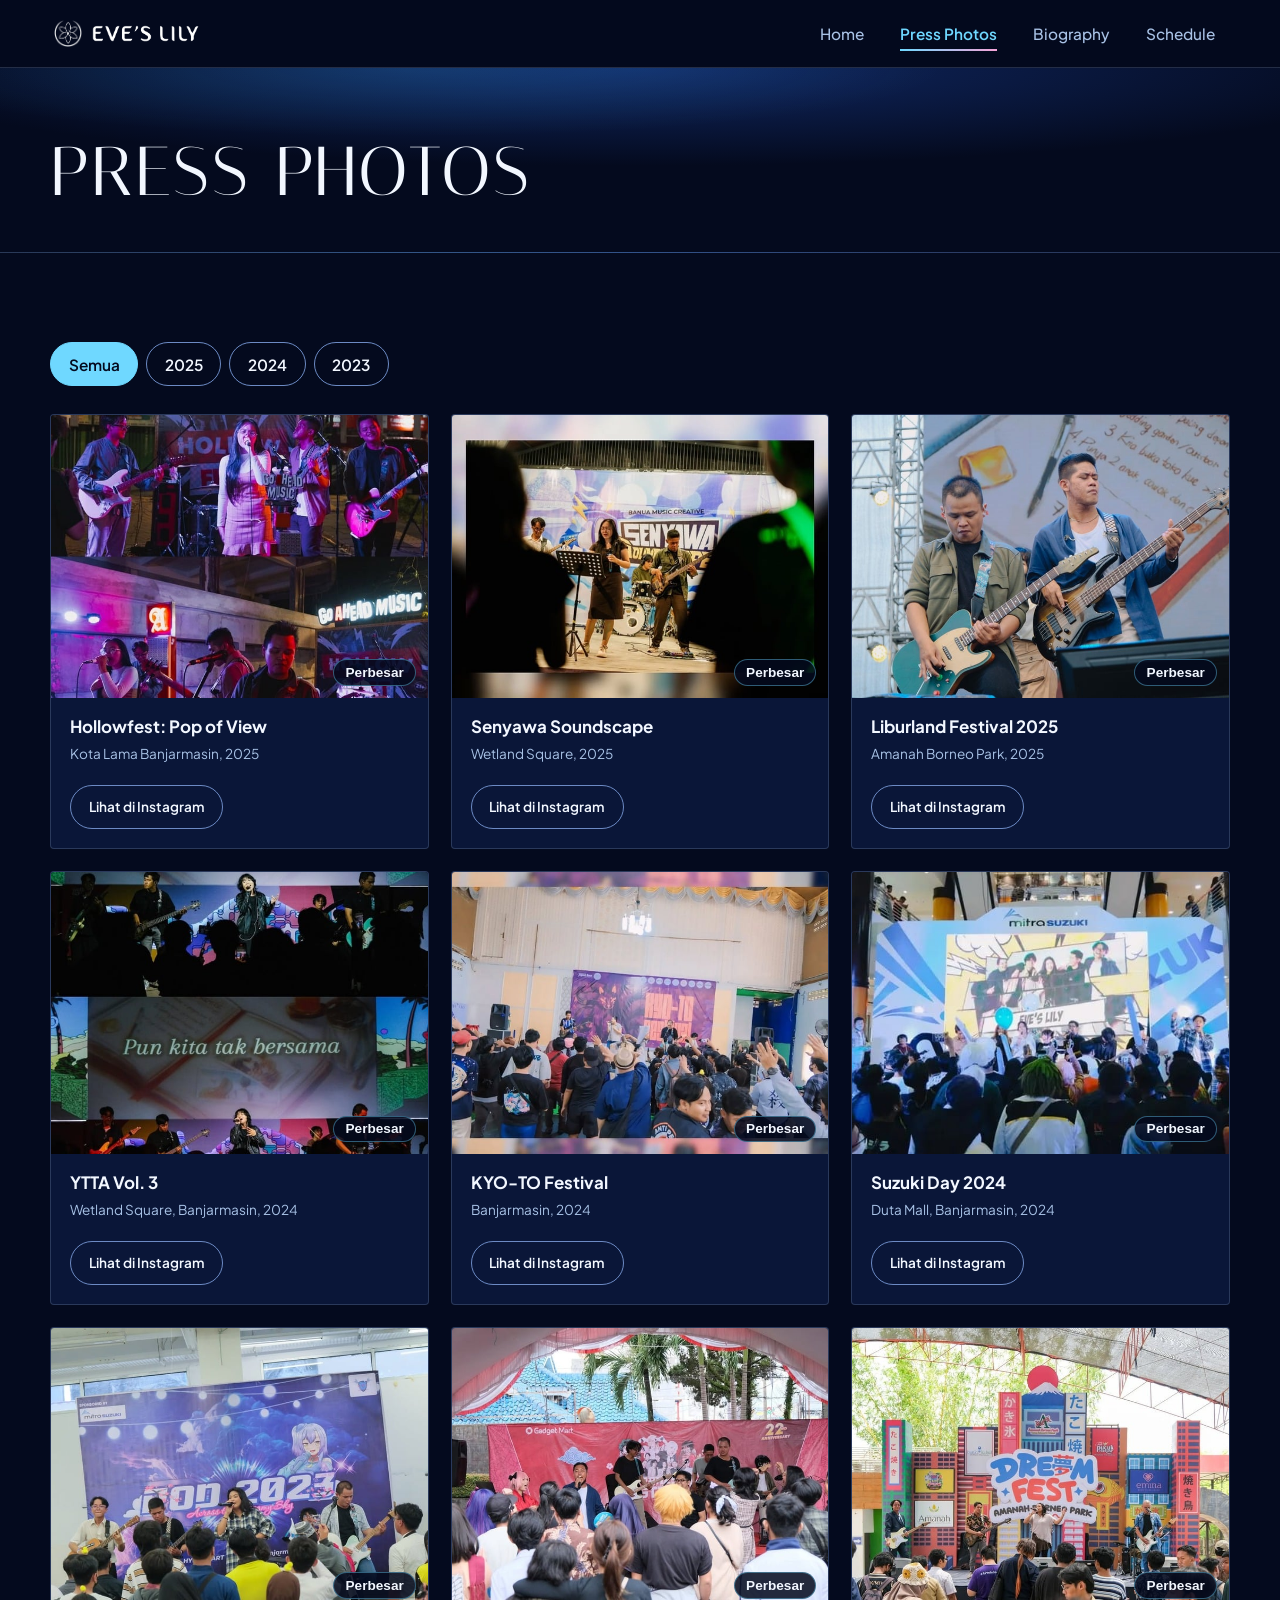
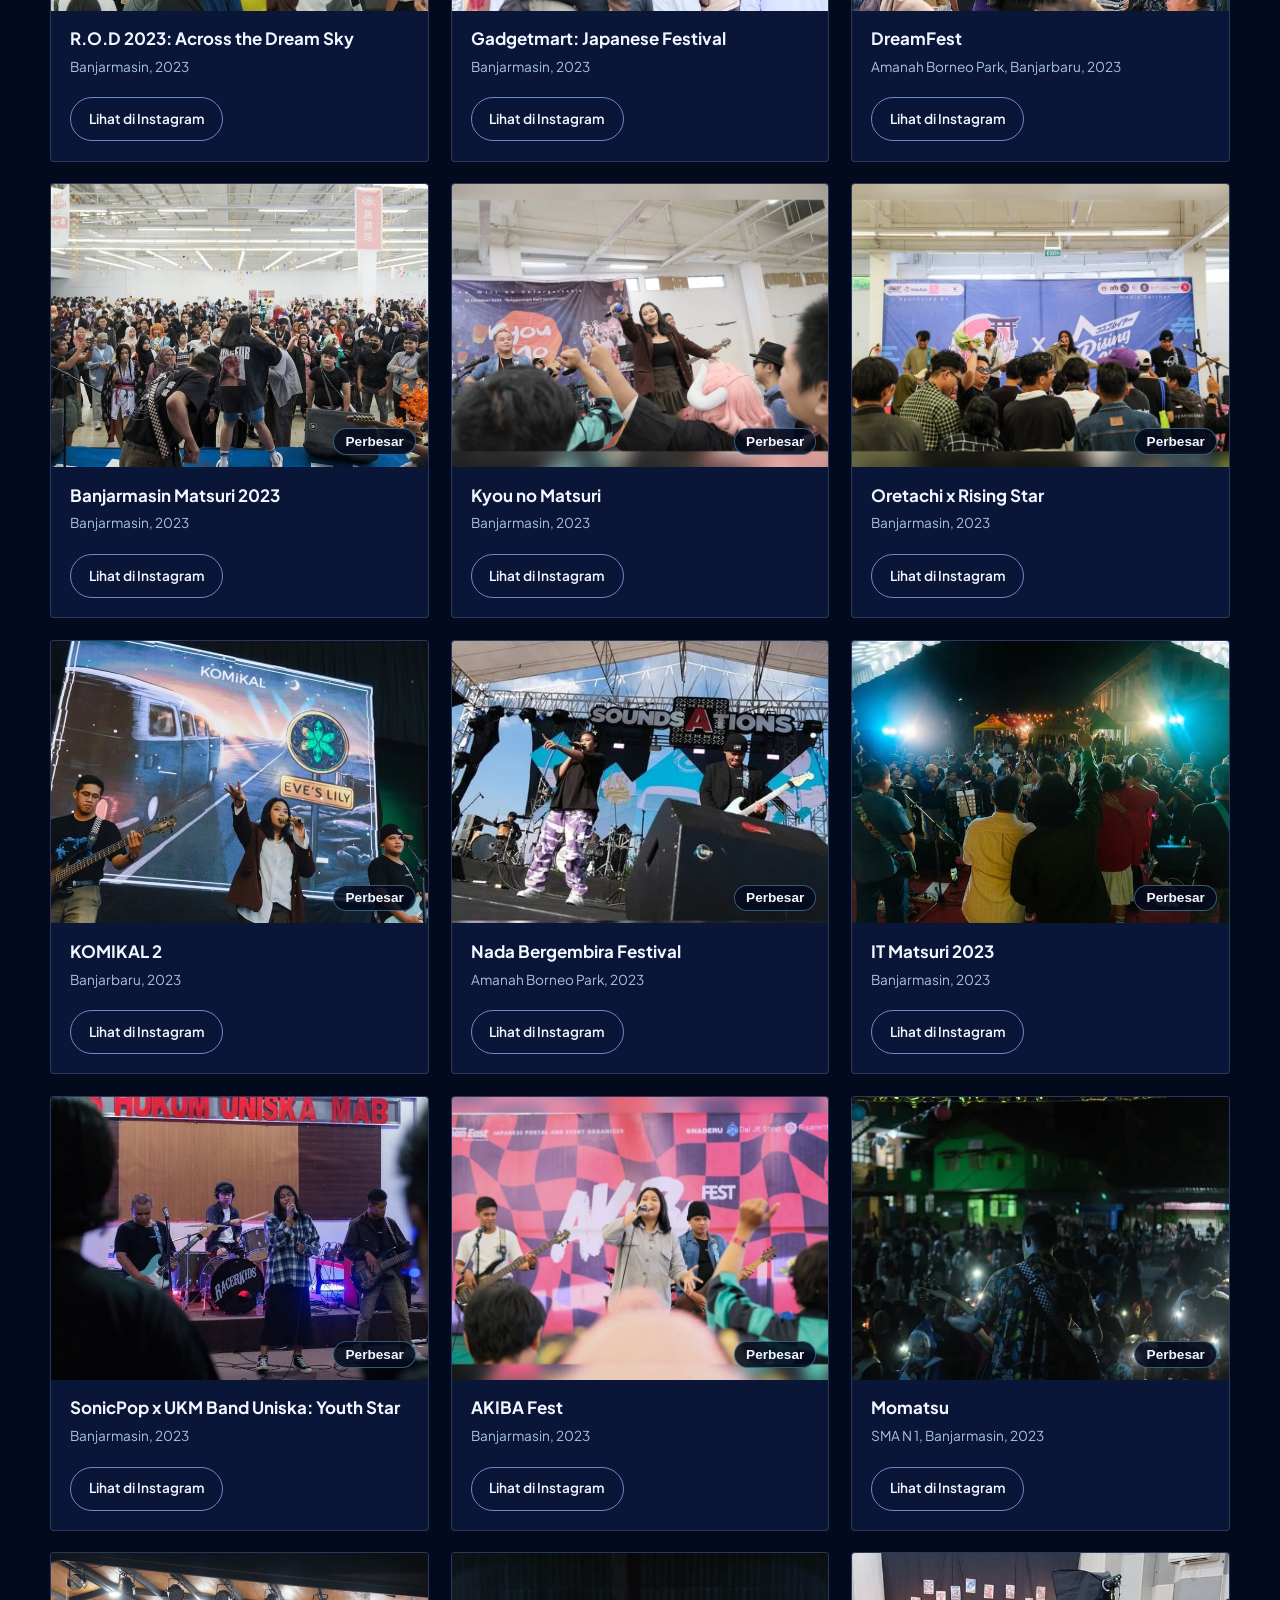
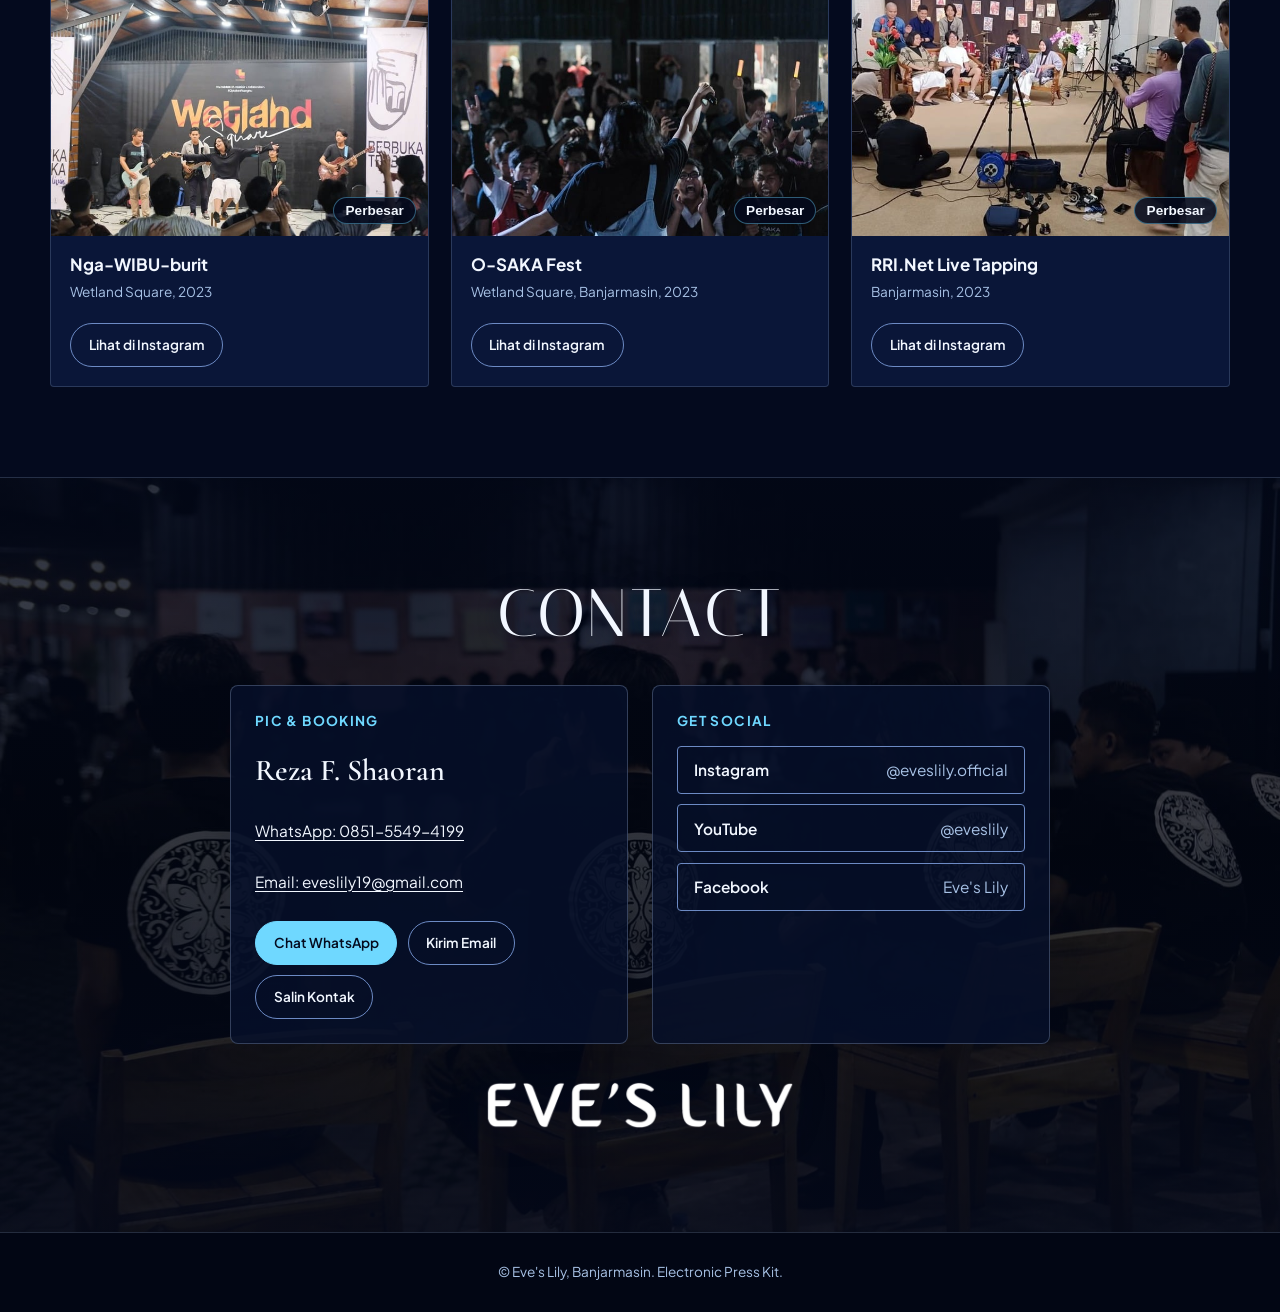
<file: press-photos.html>
<!DOCTYPE html>
<html lang="id">
<head>
  <meta charset="UTF-8">
  <meta name="viewport" content="width=device-width, initial-scale=1.0">
  <title>Press Photos | Eve's Lily EPK</title>
  <meta name="description" content="Galeri dokumentasi panggung dan festival Eve's Lily untuk kebutuhan media, promotor, dan press kit.">
  <link rel="icon" type="image/png" href="./assets/brand/lily-icon-only.png">
  <link rel="preconnect" href="https://fonts.googleapis.com">
  <link rel="preconnect" href="https://fonts.gstatic.com" crossorigin>
  <link href="https://fonts.googleapis.com/css2?family=Cormorant+Garamond:ital,wght@0,500;0,600;1,400;1,600&family=Italiana&family=Plus+Jakarta+Sans:wght@400;500;600;700&display=swap" rel="stylesheet">
  <link rel="stylesheet" href="./css/tokens.css">
  <link rel="stylesheet" href="./css/main.css">
</head>
<body>
  <a href="#main-content" class="skip-link">Lewati ke konten utama</a>

  <header class="site-header">
    <div class="container site-header__inner">
      <a href="./index.html" class="brand-link" aria-label="Beranda Eve's Lily EPK">
        <img src="./assets/brand/lily-icon-only.png" alt="" aria-hidden="true" class="brand-link__icon" width="28" height="27">
        <img src="./assets/brand/wordmark-text-only.png" alt="Eve's Lily" class="brand-link__wordmark" width="107" height="17">
      </a>

      <nav class="nav-desktop" aria-label="Navigasi utama">
        <a href="./index.html" class="nav-link">Home</a>
        <a href="./press-photos.html" class="nav-link" aria-current="page">Press Photos</a>
        <a href="./biography.html" class="nav-link">Biography</a>
        <a href="./schedule.html" class="nav-link">Schedule</a>
      </nav>

      <button type="button" id="nav-toggle" class="nav-toggle" aria-expanded="false" aria-controls="mobile-drawer">
        <svg width="18" height="18" viewBox="0 0 24 24" fill="none" stroke="currentColor" stroke-width="2" aria-hidden="true">
          <path d="M4 7h16M4 12h16M4 17h16"/>
        </svg>
        <span>Menu</span>
      </button>
    </div>
  </header>

  <div id="mobile-drawer" class="mobile-drawer" data-open="false" aria-hidden="true">
    <div id="drawer-backdrop" class="mobile-drawer__backdrop"></div>
    <div class="mobile-drawer__panel" role="dialog" aria-modal="true" aria-labelledby="drawer-title">
      <div class="mobile-drawer__head">
        <h2 id="drawer-title" class="mobile-drawer__title">
          <img src="./assets/brand/lily-icon-only.png" alt="" aria-hidden="true" class="brand-link__icon" width="26" height="25">
          <img src="./assets/brand/wordmark-text-only.png" alt="Eve's Lily" class="brand-link__wordmark" width="101" height="16">
        </h2>
        <button type="button" id="drawer-close" class="icon-btn" aria-label="Tutup menu navigasi">
          <svg width="20" height="20" viewBox="0 0 24 24" fill="none" stroke="currentColor" stroke-width="2" aria-hidden="true">
            <path d="M18 6L6 18M6 6l12 12"/>
          </svg>
        </button>
      </div>
      <nav class="mobile-drawer__links" aria-label="Navigasi seluler">
        <a href="./index.html" class="mobile-drawer__link">Home</a>
        <a href="./press-photos.html" class="mobile-drawer__link" aria-current="page">Press Photos</a>
        <a href="./biography.html" class="mobile-drawer__link">Biography</a>
        <a href="./schedule.html" class="mobile-drawer__link">Schedule</a>
      </nav>
      <div class="mobile-drawer__foot">
        <a href="#contact" class="btn btn--primary">Hubungi Booking</a>
      </div>
    </div>
  </div>

  <main id="main-content">
    <section class="page-hero">
      <div class="container">
        <h1 class="page-hero__title">Press Photos</h1>
      </div>
    </section>

    <section class="band band--cosmos" aria-label="Galeri Press Photos">
      <div class="container">
        <div class="filter-bar">
          <div id="press-filters" class="filter-chips" role="group" aria-label="Filter tahun foto panggung"></div>
        </div>

        <div id="press-gallery" class="gallery-grid">
          <div class="state-box" role="status" style="grid-column:1/-1">
            <p class="state-box__title">Memuat galeri foto panggung...</p>
          </div>
        </div>
      </div>
    </section>

    <section id="contact" class="contact-band" aria-label="Kontak dan media sosial Eve's Lily">
      <div class="container contact-band__inner">
        <div class="state-box" role="status">
          <p class="state-box__title">Memuat kontak booking...</p>
        </div>
      </div>
    </section>
  </main>

  <footer class="site-footer">
    <div class="container site-footer__inner site-footer__inner--center">
      <p style="margin:0">&copy; Eve's Lily, Banjarmasin. Electronic Press Kit.</p>
    </div>
  </footer>

  <script type="module" src="./js/page-press.js"></script>
</body>
</html>
</file>
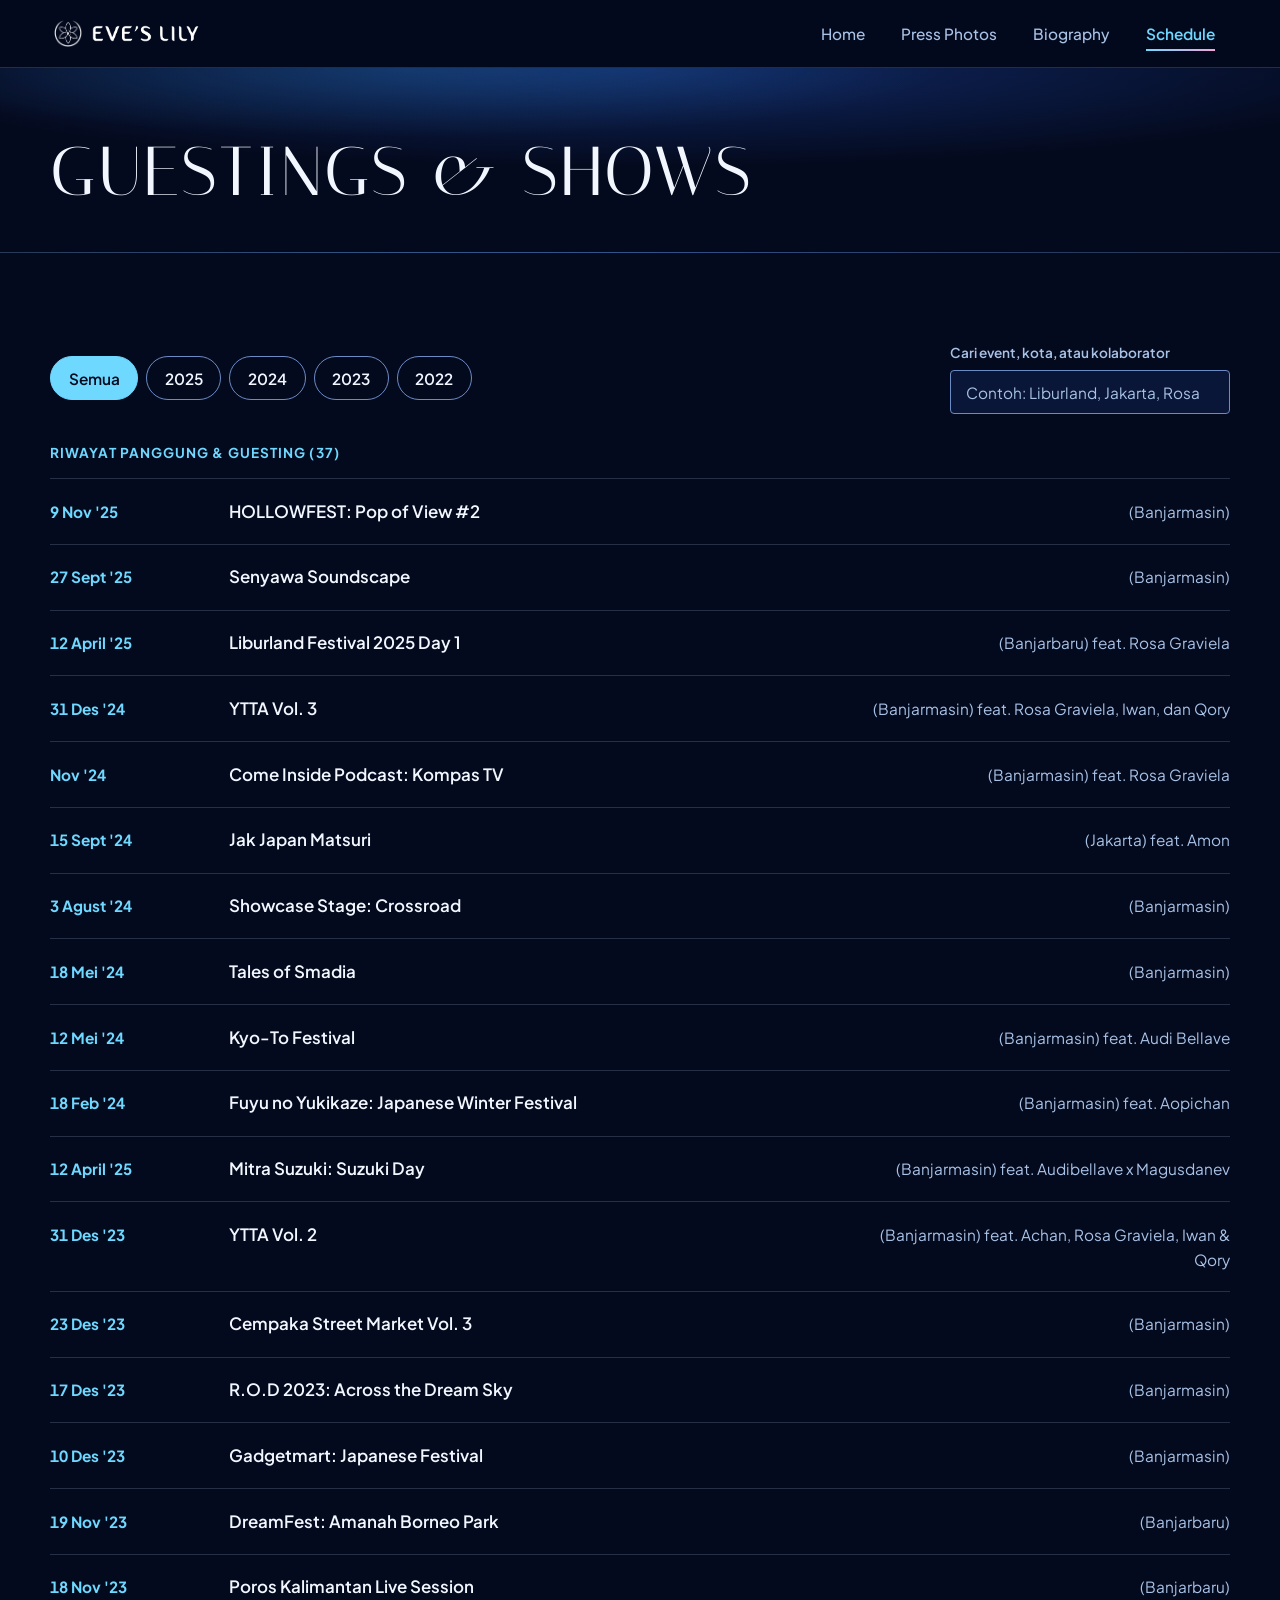
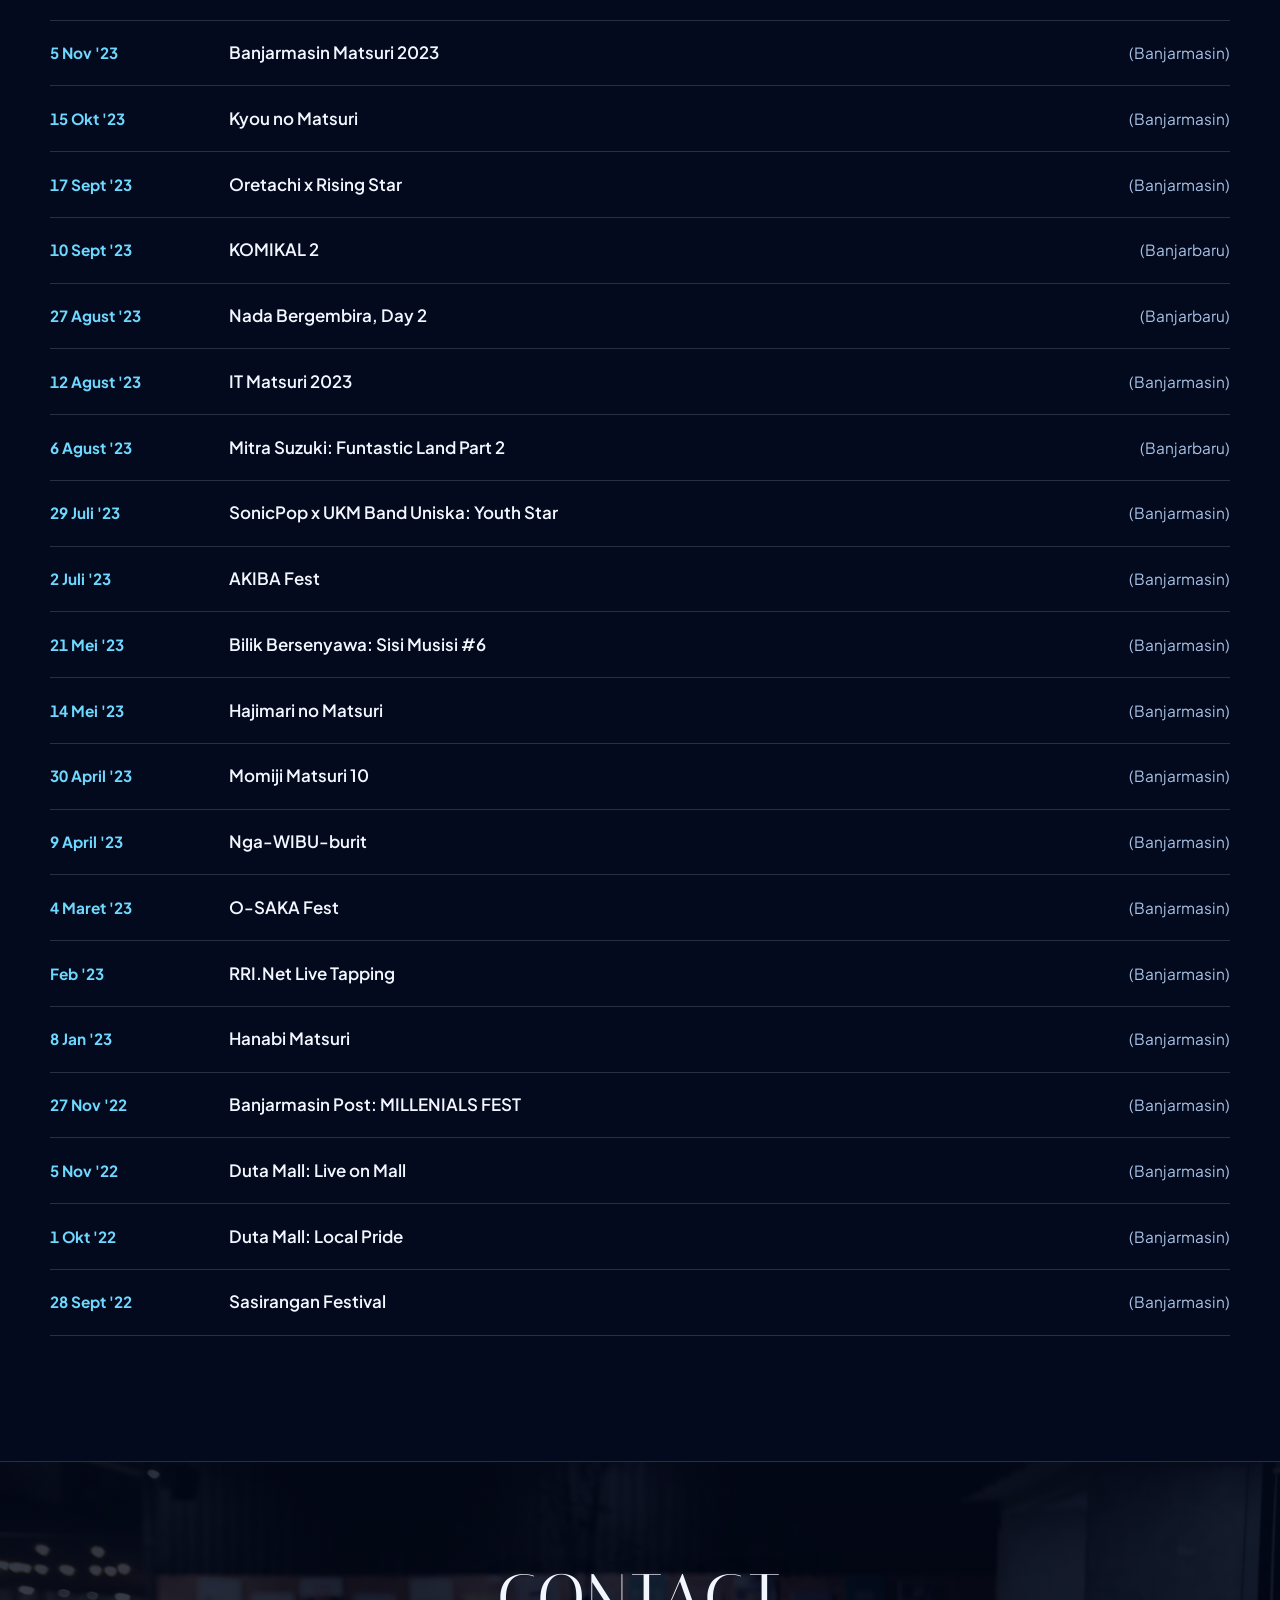
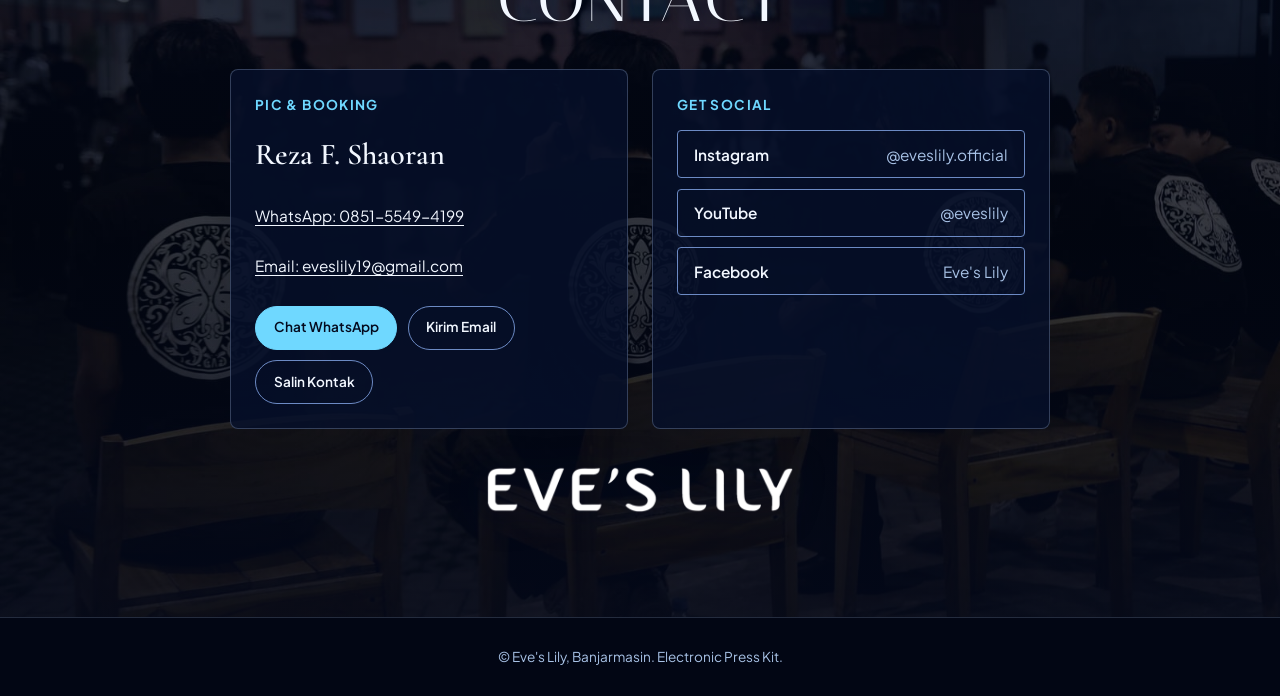
<file: schedule.html>
<!DOCTYPE html>
<html lang="id">
<head>
  <meta charset="UTF-8">
  <meta name="viewport" content="width=device-width, initial-scale=1.0">
  <title>Schedule &amp; Shows | Eve's Lily EPK</title>
  <meta name="description" content="Daftar jadwal panggung mendatang serta arsip penampilan festival, podcast, dan guesting Eve's Lily sejak 2022.">
  <link rel="icon" type="image/png" href="./assets/brand/lily-icon-only.png">
  <link rel="preconnect" href="https://fonts.googleapis.com">
  <link rel="preconnect" href="https://fonts.gstatic.com" crossorigin>
  <link href="https://fonts.googleapis.com/css2?family=Cormorant+Garamond:ital,wght@0,500;0,600;1,400;1,600&family=Italiana&family=Plus+Jakarta+Sans:wght@400;500;600;700&display=swap" rel="stylesheet">
  <link rel="stylesheet" href="./css/tokens.css">
  <link rel="stylesheet" href="./css/main.css">
</head>
<body>
  <a href="#main-content" class="skip-link">Lewati ke konten utama</a>

  <header class="site-header">
    <div class="container site-header__inner">
      <a href="./index.html" class="brand-link" aria-label="Beranda Eve's Lily EPK">
        <img src="./assets/brand/lily-icon-only.png" alt="" aria-hidden="true" class="brand-link__icon" width="28" height="27">
        <img src="./assets/brand/wordmark-text-only.png" alt="Eve's Lily" class="brand-link__wordmark" width="107" height="17">
      </a>

      <nav class="nav-desktop" aria-label="Navigasi utama">
        <a href="./index.html" class="nav-link">Home</a>
        <a href="./press-photos.html" class="nav-link">Press Photos</a>
        <a href="./biography.html" class="nav-link">Biography</a>
        <a href="./schedule.html" class="nav-link" aria-current="page">Schedule</a>
      </nav>

      <button type="button" id="nav-toggle" class="nav-toggle" aria-expanded="false" aria-controls="mobile-drawer">
        <svg width="18" height="18" viewBox="0 0 24 24" fill="none" stroke="currentColor" stroke-width="2" aria-hidden="true">
          <path d="M4 7h16M4 12h16M4 17h16"/>
        </svg>
        <span>Menu</span>
      </button>
    </div>
  </header>

  <div id="mobile-drawer" class="mobile-drawer" data-open="false" aria-hidden="true">
    <div id="drawer-backdrop" class="mobile-drawer__backdrop"></div>
    <div class="mobile-drawer__panel" role="dialog" aria-modal="true" aria-labelledby="drawer-title">
      <div class="mobile-drawer__head">
        <h2 id="drawer-title" class="mobile-drawer__title">
          <img src="./assets/brand/lily-icon-only.png" alt="" aria-hidden="true" class="brand-link__icon" width="26" height="25">
          <img src="./assets/brand/wordmark-text-only.png" alt="Eve's Lily" class="brand-link__wordmark" width="101" height="16">
        </h2>
        <button type="button" id="drawer-close" class="icon-btn" aria-label="Tutup menu navigasi">
          <svg width="20" height="20" viewBox="0 0 24 24" fill="none" stroke="currentColor" stroke-width="2" aria-hidden="true">
            <path d="M18 6L6 18M6 6l12 12"/>
          </svg>
        </button>
      </div>
      <nav class="mobile-drawer__links" aria-label="Navigasi seluler">
        <a href="./index.html" class="mobile-drawer__link">Home</a>
        <a href="./press-photos.html" class="mobile-drawer__link">Press Photos</a>
        <a href="./biography.html" class="mobile-drawer__link">Biography</a>
        <a href="./schedule.html" class="mobile-drawer__link" aria-current="page">Schedule</a>
      </nav>
      <div class="mobile-drawer__foot">
        <a href="#contact" class="btn btn--primary">Hubungi Booking</a>
      </div>
    </div>
  </div>

  <main id="main-content">
    <section class="page-hero">
      <div class="container">
        <h1 class="page-hero__title">Guestings &amp; Shows</h1>
      </div>
    </section>

    <section class="band band--cosmos" aria-label="Daftar Jadwal Panggung">
      <div class="container">
        <div class="filter-bar">
          <div id="schedule-filters" class="filter-chips" role="group" aria-label="Filter tahun panggung"></div>
          <div class="search-field">
            <label for="schedule-search" class="search-field__label">Cari event, kota, atau kolaborator</label>
            <input
              type="search"
              id="schedule-search"
              class="search-field__input"
              placeholder="Contoh: Liburland, Jakarta, Rosa"
            >
          </div>
        </div>

        <div id="schedule-ledger">
          <div class="state-box" role="status">
            <p class="state-box__title">Memuat daftar panggung...</p>
          </div>
        </div>
      </div>
    </section>

    <section id="contact" class="contact-band" aria-label="Kontak dan media sosial Eve's Lily">
      <div class="container contact-band__inner">
        <div class="state-box" role="status">
          <p class="state-box__title">Memuat kontak booking...</p>
        </div>
      </div>
    </section>
  </main>

  <footer class="site-footer">
    <div class="container site-footer__inner site-footer__inner--center">
      <p style="margin:0">&copy; Eve's Lily, Banjarmasin. Electronic Press Kit.</p>
    </div>
  </footer>

  <script type="module" src="./js/page-schedule.js"></script>
</body>
</html>
</file>
<file: css/tokens.css>
/* Eve's Lily EPK - Design Tokens & Base Accessibility Layer
 * Palette derived directly from "Perayaan Bintang Jatuh" cover art
 * Verified WCAG AA contrast ratios via contrast-check.py
 */

:root {
  /* Core 1: Deep Cobalt Cosmos (from cover art night sky) */
  --bg-cosmos: #040a1e;
  --bg-cosmos-elevated: #0a1638;
  --bg-cosmos-nebula: #102863;

  /* Core 2: Cool Starlight Paper (for Discography & Schedule contrast) */
  --bg-paper: #eef4fc;
  --bg-paper-card: #ffffff;

  /* Ink & Neutrals */
  --ink-on-dark: #f2f7ff;
  --ink-muted-dark: #a8c2e6;
  --ink-on-light: #0a1533;
  --ink-muted-light: #3b4e73;

  /* Borders (hairline dividers vs. >5:1 interactive boundaries) */
  --rule-dark: rgba(168, 194, 230, 0.2);
  --rule-light: rgba(10, 21, 51, 0.16);
  --border-dark: #6c8ac4;
  --border-light: #4e638c;

  /* Accent: Comet Sky-Cyan & Comet-Tail Rose (from cover art) */
  --accent-comet: #6fd8ff;
  --accent-comet-hover: #9be5ff;
  --accent-comet-ink: #040a1e;
  --accent-cobalt-on-light: #0c4da2;
  --accent-rose: #f5a4d8;
  --accent-rose-on-light: #992970;

  /* Semantic feedback (always paired with text) */
  --status-ok: #7be0ad;
  --status-err: #ff94a8;

  /* Typography */
  --font-display: 'Italiana', 'Cormorant Garamond', Georgia, serif;
  --font-editorial: 'Cormorant Garamond', Georgia, serif;
  --font-body: 'Plus Jakarta Sans', -apple-system, BlinkMacSystemFont, 'Segoe UI', sans-serif;

  /* Fluid Type Scale */
  --text-xs: clamp(0.78rem, 0.74rem + 0.15vw, 0.85rem);
  --text-sm: clamp(0.88rem, 0.84rem + 0.18vw, 0.96rem);
  --text-base: clamp(0.98rem, 0.94rem + 0.2vw, 1.06rem);
  --text-lg: clamp(1.12rem, 1.04rem + 0.35vw, 1.32rem);
  --text-xl: clamp(1.45rem, 1.25rem + 0.8vw, 2rem);
  --text-display: clamp(2.4rem, 1.8rem + 3vw, 4.4rem);

  /* Radii (R-11) */
  --radius-frame: 4px;
  --radius-panel: 8px;
  --radius-pill: 999px;

  /* Spacing & Container */
  --container-max: 1180px;
  --gutter: clamp(1rem, 3.5vw, 2.5rem);
  --section-pad-y: clamp(3.5rem, 7vw, 6.25rem);
  --nav-height: 68px;

  /* Elevation (R-12: shadow only for floating dialogs/toasts) */
  --shadow-modal: 0 24px 64px rgba(2, 6, 20, 0.76);
  --shadow-toast: 0 12px 32px rgba(2, 6, 20, 0.6);

  /* Transitions */
  --ease-standard: cubic-bezier(0.22, 1, 0.36, 1);
}

*,
*::before,
*::after {
  box-sizing: border-box;
}

html {
  scroll-behavior: smooth;
  scroll-padding-top: calc(var(--nav-height) + 1.5rem);
  -webkit-text-size-adjust: 100%;
}

body {
  margin: 0;
  font-family: var(--font-body);
  font-size: var(--text-base);
  line-height: 1.65;
  color: var(--ink-on-dark);
  background-color: var(--bg-cosmos);
  overflow-x: clip;
  -webkit-font-smoothing: antialiased;
}

img,
svg,
video,
iframe {
  display: block;
  max-width: 100%;
}

img {
  height: auto;
}

/* R-39 Base Interaction Affordance Layer */
a[href],
button:not(:disabled),
summary,
select:not(:disabled),
label[for],
input[type='checkbox']:not(:disabled),
input[type='radio']:not(:disabled),
[role='button']:not([aria-disabled='true']),
[role='tab']:not([aria-disabled='true']) {
  cursor: pointer;
}

button:disabled,
input:disabled,
select:disabled,
textarea:disabled,
[aria-disabled='true'] {
  cursor: not-allowed;
  opacity: 0.52;
}

/* R-32 High-Contrast Focus Indicators */
:focus-visible {
  outline: 2px solid var(--accent-comet);
  outline-offset: 3px;
}

.band--paper :focus-visible,
[data-surface='paper'] :focus-visible {
  outline-color: var(--accent-cobalt-on-light);
}

.sr-only {
  position: absolute;
  width: 1px;
  height: 1px;
  padding: 0;
  margin: -1px;
  overflow: hidden;
  clip: rect(0, 0, 0, 0);
  white-space: nowrap;
  border: 0;
}

.skip-link {
  position: fixed;
  top: -120px;
  left: 1rem;
  z-index: 1200;
  background: var(--accent-comet);
  color: var(--accent-comet-ink);
  font-weight: 700;
  padding: 0.75rem 1.25rem;
  border-radius: var(--radius-frame);
  text-decoration: none;
  transition: top 160ms ease;
}

.skip-link:focus {
  top: 1rem;
}

@media (prefers-reduced-motion: reduce) {
  html {
    scroll-behavior: auto;
  }

  *,
  *::before,
  *::after {
    animation-duration: 0.01ms !important;
    animation-iteration-count: 1 !important;
    transition-duration: 0.01ms !important;
  }
}
</file>
<file: css/main.css>
/* Eve's Lily EPK - Main Editorial Stylesheet
 * Palette: Perayaan Bintang Jatuh (Cobalt Cosmos, Comet Sky-Cyan, Comet Rose)
 */

.container {
  width: min(100% - (var(--gutter) * 2), var(--container-max));
  margin-inline: auto;
}

/* Draft Preview Banner (shown only when local admin draft is active) */
.preview-banner {
  background: var(--accent-comet);
  color: var(--accent-comet-ink);
  font-size: var(--text-sm);
  font-weight: 600;
  padding: 0.65rem var(--gutter);
  display: flex;
  flex-wrap: wrap;
  align-items: center;
  justify-content: center;
  gap: 0.75rem 1.25rem;
  position: relative;
  z-index: 950;
}

.preview-banner__actions {
  display: flex;
  flex-wrap: wrap;
  gap: 0.5rem;
}

.preview-banner__btn {
  font: inherit;
  font-size: var(--text-xs);
  font-weight: 700;
  padding: 0.45rem 0.9rem;
  min-height: 36px;
  border-radius: var(--radius-pill);
  border: 1px solid var(--accent-comet-ink);
  background: transparent;
  color: var(--accent-comet-ink);
  text-decoration: none;
  display: inline-flex;
  align-items: center;
}

.preview-banner__btn--solid {
  background: var(--accent-comet-ink);
  color: var(--accent-comet);
}

/* ==========================================================================
   Site Header & Navigation (Single blurred accent element per R-10)
   ========================================================================== */
.site-header {
  position: sticky;
  top: 0;
  z-index: 800;
  height: var(--nav-height);
  background: rgba(4, 10, 30, 0.88);
  backdrop-filter: blur(10px);
  border-bottom: 1px solid var(--rule-dark);
}

.site-header__inner {
  height: 100%;
  display: flex;
  align-items: center;
  justify-content: space-between;
  gap: 1rem;
}

.brand-link {
  display: inline-flex;
  align-items: center;
  gap: 0.65rem;
  text-decoration: none;
  color: var(--ink-on-dark);
  min-height: 44px;
  padding-inline: 0.25rem;
}

.brand-link__icon {
  width: 28px;
  height: 27px;
  object-fit: contain;
  flex-shrink: 0;
}

.brand-link__wordmark {
  height: 17px;
  width: auto;
  object-fit: contain;
  flex-shrink: 0;
}

.nav-desktop {
  display: flex;
  align-items: center;
  gap: 0.35rem;
}

.nav-link {
  position: relative;
  color: var(--ink-muted-dark);
  text-decoration: none;
  font-size: var(--text-sm);
  font-weight: 500;
  padding: 0.65rem 0.95rem;
  min-height: 44px;
  display: inline-flex;
  align-items: center;
  border-radius: var(--radius-frame);
  transition: color 180ms ease, background-color 180ms ease;
}

.nav-link:hover {
  color: var(--ink-on-dark);
  background: rgba(111, 216, 255, 0.08);
}

.nav-link[aria-current='page'] {
  color: var(--accent-comet);
  font-weight: 600;
}

.nav-link[aria-current='page']::after {
  content: '';
  position: absolute;
  left: 0.95rem;
  right: 0.95rem;
  bottom: 0.35rem;
  height: 2px;
  background: linear-gradient(90deg, var(--accent-comet), var(--accent-rose));
}

.nav-toggle {
  display: none;
  align-items: center;
  gap: 0.5rem;
  min-height: 44px;
  min-width: 44px;
  padding: 0.5rem 0.95rem;
  background: transparent;
  color: var(--ink-on-dark);
  border: 1px solid var(--border-dark);
  border-radius: var(--radius-pill);
  font-family: var(--font-body);
  font-size: var(--text-sm);
  font-weight: 600;
}

.nav-toggle:hover {
  border-color: var(--accent-comet);
  color: var(--accent-comet);
}

/* Mobile Navigation Sheet */
.mobile-drawer {
  position: fixed;
  inset: 0;
  z-index: 1000;
  display: flex;
  justify-content: flex-end;
  visibility: hidden;
  opacity: 0;
  transition: opacity 200ms ease, visibility 200ms ease;
}

.mobile-drawer[data-open='true'] {
  visibility: visible;
  opacity: 1;
}

.mobile-drawer__backdrop {
  position: absolute;
  inset: 0;
  background: rgba(2, 6, 20, 0.78);
}

.mobile-drawer__panel {
  position: relative;
  width: min(86vw, 340px);
  height: 100%;
  background: var(--bg-cosmos-elevated);
  border-left: 1px solid var(--rule-dark);
  padding: 1.25rem 1.5rem 2rem;
  display: flex;
  flex-direction: column;
  gap: 1.5rem;
  transform: translateX(100%);
  transition: transform 240ms var(--ease-standard);
  overflow-y: auto;
}

.mobile-drawer[data-open='true'] .mobile-drawer__panel {
  transform: translateX(0);
}

.mobile-drawer__head {
  display: flex;
  align-items: center;
  justify-content: space-between;
  padding-bottom: 1rem;
  border-bottom: 1px solid var(--rule-dark);
}

.mobile-drawer__title {
  display: inline-flex;
  align-items: center;
  gap: 0.55rem;
  margin: 0;
}

.mobile-drawer__links {
  display: flex;
  flex-direction: column;
  gap: 0.35rem;
}

.mobile-drawer__link {
  display: flex;
  align-items: center;
  justify-content: space-between;
  min-height: 48px;
  padding: 0.75rem 1rem;
  color: var(--ink-on-dark);
  text-decoration: none;
  font-weight: 500;
  border-radius: var(--radius-frame);
  border: 1px solid transparent;
}

.mobile-drawer__link:hover {
  background: rgba(111, 216, 255, 0.08);
}

.mobile-drawer__link[aria-current='page'] {
  color: var(--accent-comet);
  border-color: rgba(111, 216, 255, 0.45);
  background: rgba(111, 216, 255, 0.08);
  font-weight: 700;
}

.mobile-drawer__foot {
  margin-top: auto;
  padding-top: 1.25rem;
  border-top: 1px solid var(--rule-dark);
  display: flex;
  flex-direction: column;
  gap: 0.75rem;
}

@media (max-width: 780px) {
  .nav-desktop {
    display: none;
  }

  .nav-toggle {
    display: inline-flex;
  }
}

/* ==========================================================================
   Buttons & Editorial Controls
   ========================================================================== */
.btn {
  display: inline-flex;
  align-items: center;
  justify-content: center;
  gap: 0.55rem;
  min-height: 46px;
  padding: 0.72rem 1.45rem;
  font-family: var(--font-body);
  font-size: var(--text-sm);
  font-weight: 600;
  line-height: 1.2;
  text-decoration: none;
  border-radius: var(--radius-pill);
  border: 1px solid transparent;
  transition: background-color 180ms ease, color 180ms ease, border-color 180ms ease, transform 140ms ease;
}

.btn:active {
  transform: translateY(1px);
}

.btn--primary {
  background: var(--accent-comet);
  color: var(--accent-comet-ink);
  border-color: var(--accent-comet);
}

.btn--primary:hover {
  background: var(--accent-comet-hover);
  border-color: var(--accent-comet-hover);
}

.btn--outline-dark {
  background: transparent;
  color: var(--ink-on-dark);
  border-color: var(--border-dark);
}

.btn--outline-dark:hover {
  border-color: var(--accent-comet);
  color: var(--accent-comet);
  background: rgba(111, 216, 255, 0.08);
}

.btn--outline-light {
  background: transparent;
  color: var(--ink-on-light);
  border-color: var(--border-light);
}

.btn--outline-light:hover {
  background: var(--ink-on-light);
  color: var(--bg-paper);
  border-color: var(--ink-on-light);
}

.btn--solid-light {
  background: var(--ink-on-light);
  color: var(--bg-paper);
  border-color: var(--ink-on-light);
}

.btn--solid-light:hover {
  background: var(--accent-cobalt-on-light);
  border-color: var(--accent-cobalt-on-light);
}

.btn--sm {
  min-height: 44px;
  padding: 0.55rem 1.1rem;
  font-size: var(--text-xs);
}

.icon-btn {
  display: inline-flex;
  align-items: center;
  justify-content: center;
  min-width: 44px;
  min-height: 44px;
  padding: 0.5rem;
  border-radius: var(--radius-pill);
  border: 1px solid var(--border-dark);
  background: transparent;
  color: var(--ink-on-dark);
  transition: border-color 160ms ease, color 160ms ease, background-color 160ms ease;
}

.icon-btn:hover {
  border-color: var(--accent-comet);
  color: var(--accent-comet);
  background: rgba(111, 216, 255, 0.1);
}

/* DSP Brand Icon-Only Buttons (Item 2: Spotify, Apple Music, YouTube Music) */
.dsp-icon-group {
  display: flex;
  flex-wrap: wrap;
  align-items: center;
  gap: 0.55rem;
}

.dsp-icon-btn {
  display: inline-flex;
  align-items: center;
  justify-content: center;
  width: 44px;
  height: 44px;
  border-radius: var(--radius-pill);
  border: 1px solid var(--border-light);
  background: var(--bg-paper-card);
  color: var(--ink-on-light);
  text-decoration: none;
  transition: background-color 160ms ease, color 160ms ease, border-color 160ms ease, transform 140ms ease;
}

.dsp-icon-btn:hover {
  background: var(--ink-on-light);
  color: var(--bg-paper-card);
  border-color: var(--ink-on-light);
  transform: translateY(-1px);
}

.dsp-icon-btn:active {
  transform: translateY(0);
}

.dsp-icon-btn svg {
  width: 20px;
  height: 20px;
}

.dsp-icon-btn--dark {
  background: rgba(4, 10, 30, 0.65);
  border-color: var(--border-dark);
  color: var(--ink-on-dark);
}

.dsp-icon-btn--dark:hover {
  background: var(--accent-comet);
  border-color: var(--accent-comet);
  color: var(--accent-comet-ink);
}

/* ==========================================================================
   Bands, Typography & Celestial Motif
   ========================================================================== */
.band {
  position: relative;
  padding-block: var(--section-pad-y);
}

.band--cosmos {
  background-color: var(--bg-cosmos);
  color: var(--ink-on-dark);
}

.band--paper {
  background-color: var(--bg-paper);
  color: var(--ink-on-light);
}

.section-head {
  display: flex;
  flex-wrap: wrap;
  align-items: flex-end;
  justify-content: space-between;
  gap: 1rem 2rem;
  margin-bottom: clamp(1.75rem, 3.8vw, 3rem);
}

.section-title {
  font-family: var(--font-display);
  font-size: var(--text-display);
  font-weight: 400;
  letter-spacing: 0.04em;
  line-height: 1.02;
  text-transform: uppercase;
  margin: 0;
}

.celestial-divider {
  display: flex;
  align-items: center;
  gap: 1rem;
  margin-block: clamp(2.25rem, 4vw, 3.5rem);
  color: var(--accent-comet);
}

.celestial-divider::before,
.celestial-divider::after {
  content: '';
  flex: 1;
  height: 1px;
  background: var(--rule-dark);
}

.reveal {
  opacity: 0;
  transform: translateY(14px);
  transition: opacity 520ms var(--ease-standard), transform 520ms var(--ease-standard);
}

.reveal.is-visible {
  opacity: 1;
  transform: translateY(0);
}

@media (prefers-reduced-motion: reduce) {
  .reveal {
    opacity: 1;
    transform: none;
  }
}

/* ==========================================================================
   Hero: Perayaan Bintang Jatuh (Framed Band Portrait + Milky Way + Meteors)
   ========================================================================== */
.hero {
  --hero-fade-height: clamp(160px, 22vw, 290px);
  position: relative;
  overflow: hidden;
  background: var(--bg-cosmos);
  padding-block: clamp(2.25rem, 4.5vw, 3.75rem) clamp(5.5rem, 9.5vw, 8.75rem);
}

.hero__canvas {
  position: absolute;
  inset: 0;
  width: 100%;
  height: 100%;
  pointer-events: none;
  -webkit-mask-image: linear-gradient(
    to bottom,
    #000 0%,
    #000 calc(100% - var(--hero-fade-height)),
    rgba(0, 0, 0, 0.9) calc(100% - var(--hero-fade-height) * 0.78),
    rgba(0, 0, 0, 0.68) calc(100% - var(--hero-fade-height) * 0.56),
    rgba(0, 0, 0, 0.38) calc(100% - var(--hero-fade-height) * 0.34),
    rgba(0, 0, 0, 0.14) calc(100% - var(--hero-fade-height) * 0.16),
    transparent calc(100% - 4px),
    transparent 100%
  );
  mask-image: linear-gradient(
    to bottom,
    #000 0%,
    #000 calc(100% - var(--hero-fade-height)),
    rgba(0, 0, 0, 0.9) calc(100% - var(--hero-fade-height) * 0.78),
    rgba(0, 0, 0, 0.68) calc(100% - var(--hero-fade-height) * 0.56),
    rgba(0, 0, 0, 0.38) calc(100% - var(--hero-fade-height) * 0.34),
    rgba(0, 0, 0, 0.14) calc(100% - var(--hero-fade-height) * 0.16),
    transparent calc(100% - 4px),
    transparent 100%
  );
}

.hero__canvas--back {
  z-index: 1;
}

.hero__canvas--front {
  z-index: 5;
}

.hero__inner {
  position: relative;
  z-index: 2;
  display: flex;
  flex-direction: column;
  align-items: center;
  text-align: center;
  gap: clamp(1.35rem, 2.5vw, 2rem);
}

/* Outer architectural offset frame with corner accents matching cover art palette */
.hero__frame-outer {
  position: relative;
  width: min(100%, 960px);
  padding: 9px;
  border: 1px solid rgba(111, 216, 255, 0.22);
  border-radius: 6px;
}

.hero__corner {
  position: absolute;
  width: 18px;
  height: 18px;
  pointer-events: none;
}

.hero__corner--tl {
  top: -1px;
  left: -1px;
  border-top: 2px solid var(--accent-comet);
  border-left: 2px solid var(--accent-comet);
  border-top-left-radius: 4px;
}

.hero__corner--tr {
  top: -1px;
  right: -1px;
  border-top: 2px solid var(--accent-rose);
  border-right: 2px solid var(--accent-rose);
  border-top-right-radius: 4px;
}

.hero__corner--bl {
  bottom: -1px;
  left: -1px;
  border-bottom: 2px solid var(--accent-rose);
  border-left: 2px solid var(--accent-rose);
  border-bottom-left-radius: 4px;
}

.hero__corner--br {
  bottom: -1px;
  right: -1px;
  border-bottom: 2px solid var(--accent-comet);
  border-right: 2px solid var(--accent-comet);
  border-bottom-right-radius: 4px;
}

/* Crisp 1.5px palette gradient frame border directly around the photo box */
.hero__frame {
  position: relative;
  padding: 1.5px;
  border-radius: var(--radius-frame);
  background: linear-gradient(
    132deg,
    var(--accent-comet) 0%,
    #3574e8 42%,
    var(--accent-rose) 78%,
    var(--accent-comet) 100%
  );
}

.hero__frame-inner {
  position: relative;
  overflow: hidden;
  border-radius: 3px;
  background: var(--bg-cosmos-elevated);
}

.hero__photo {
  width: 100%;
  aspect-ratio: 3 / 2;
  object-fit: cover;
  object-position: center 22%;
}

.hero__scrim {
  position: absolute;
  inset: 0;
  background: linear-gradient(
    180deg,
    rgba(4, 10, 30, 0) 44%,
    rgba(4, 10, 30, 0.36) 76%,
    rgba(4, 10, 30, 0.78) 100%
  );
  pointer-events: none;
}

.hero__brand-overlay {
  position: absolute;
  inset-inline: 1rem;
  bottom: clamp(0.9rem, 2.8vw, 2.1rem);
  display: flex;
  flex-direction: column;
  align-items: center;
}

.hero__logo-img {
  width: clamp(165px, 27vw, 310px);
  height: auto;
  filter: drop-shadow(0 6px 20px rgba(2, 6, 20, 0.85));
}

.hero__quote-wrap {
  position: relative;
  z-index: 6;
  max-width: 44rem;
  margin-top: 0.2rem;
}

.hero__quote {
  margin: 0;
  font-family: var(--font-editorial);
  font-style: italic;
  font-size: clamp(1.18rem, 0.98rem + 0.85vw, 1.62rem);
  line-height: 1.45;
  color: var(--ink-on-dark);
  text-shadow: 0 2px 16px rgba(4, 10, 30, 0.92);
}

.hero__quote-source {
  margin: 0.45rem 0 0;
  font-size: var(--text-xs);
  color: var(--ink-muted-dark);
  letter-spacing: 0.06em;
  text-transform: uppercase;
}

.hero__actions {
  position: relative;
  z-index: 6;
  display: flex;
  flex-wrap: wrap;
  justify-content: center;
  gap: 0.8rem;
  margin-top: 0.25rem;
}

@media (max-width: 640px) {
  .hero__frame-outer {
    padding: 6px;
  }

  .hero__corner {
    width: 13px;
    height: 13px;
  }
}

/* ==========================================================================
   Section 2: Band Profile / Bio Preview (Asymmetric 5:7 Split)
   ========================================================================== */
#profile.band--cosmos {
  padding-top: clamp(1.75rem, 3.2vw, 3rem);
}

.profile-grid {
  display: grid;
  grid-template-columns: minmax(0, 5fr) minmax(0, 7fr);
  gap: clamp(2rem, 5vw, 4.5rem);
  align-items: start;
}

.profile-visual {
  display: flex;
  flex-direction: column;
  gap: 1.25rem;
}

.torn-frame {
  position: relative;
  overflow: hidden;
  border-radius: var(--radius-frame);
  border: 1px solid var(--rule-dark);
  background: var(--bg-cosmos-elevated);
}

.torn-frame img {
  width: 100%;
  aspect-ratio: 3 / 2;
  object-fit: cover;
}

.fact-list {
  display: grid;
  grid-template-columns: repeat(2, minmax(0, 1fr));
  gap: 0.85rem 1.25rem;
  margin: 0;
  padding: 1.15rem 0 0;
  border-top: 1px solid var(--rule-dark);
}

.fact-list__item {
  min-width: 0;
}

.fact-list__item--wide {
  grid-column: 1 / -1;
}

.fact-list__label {
  font-size: var(--text-xs);
  color: var(--accent-comet);
  text-transform: uppercase;
  letter-spacing: 0.08em;
  margin: 0 0 0.15rem;
}

.fact-list__value {
  margin: 0;
  font-size: var(--text-sm);
  font-weight: 600;
  color: var(--ink-on-dark);
}

.profile-copy__heading {
  font-family: var(--font-editorial);
  font-size: clamp(1.75rem, 1.35rem + 1.4vw, 2.55rem);
  font-weight: 500;
  line-height: 1.2;
  margin: 0 0 1.25rem;
  color: var(--ink-on-dark);
}

.prose p {
  margin: 0 0 1.05rem;
  color: var(--ink-on-dark);
}

.prose p:last-child {
  margin-bottom: 0;
}

.profile-copy__cta {
  margin-top: 1.75rem;
  display: flex;
  flex-wrap: wrap;
  gap: 0.85rem;
}

@media (max-width: 900px) {
  .profile-grid {
    grid-template-columns: 1fr;
  }
}

/* ==========================================================================
   Section 3: Discography (Starlight Paper + Spotify Player + Upcoming Teaser)
   ========================================================================== */
.discog-spotlight {
  display: grid;
  grid-template-columns: minmax(0, 1.1fr) minmax(0, 1fr);
  gap: clamp(1.5rem, 3.5vw, 2.75rem);
  padding: clamp(1.25rem, 3vw, 2rem);
  background: var(--bg-paper-card);
  border: 1px solid var(--rule-light);
  border-radius: var(--radius-panel);
  margin-bottom: clamp(2rem, 4vw, 3rem);
  align-items: center;
}

.featured-release {
  display: grid;
  grid-template-columns: minmax(140px, 220px) minmax(0, 1fr);
  gap: 1.5rem;
  align-items: center;
}

.featured-release__cover {
  width: 100%;
  aspect-ratio: 1 / 1;
  object-fit: cover;
  border-radius: var(--radius-frame);
  border: 1px solid var(--rule-light);
}

.featured-release__tag {
  display: inline-block;
  font-size: var(--text-xs);
  font-weight: 700;
  letter-spacing: 0.08em;
  text-transform: uppercase;
  color: var(--accent-cobalt-on-light);
  margin-bottom: 0.45rem;
}

.featured-release__title {
  font-family: var(--font-editorial);
  font-size: clamp(1.55rem, 1.25rem + 1vw, 2.15rem);
  font-weight: 600;
  line-height: 1.15;
  margin: 0 0 0.45rem;
  color: var(--ink-on-light);
}

.featured-release__meta {
  margin: 0 0 0.75rem;
  font-size: var(--text-sm);
  color: var(--ink-muted-light);
}

.spotify-box {
  position: relative;
  min-height: 352px;
  border-radius: var(--radius-panel);
  overflow: hidden;
  background: var(--bg-cosmos-elevated);
  border: 1px solid var(--rule-light);
}

.spotify-box__fallback {
  position: absolute;
  inset: 0;
  z-index: 1;
  display: flex;
  flex-direction: column;
  align-items: center;
  justify-content: center;
  text-align: center;
  padding: 1.5rem;
  gap: 0.45rem;
  color: var(--ink-muted-dark);
  font-size: var(--text-sm);
}

.spotify-box iframe {
  position: relative;
  z-index: 2;
  width: 100%;
  height: 352px;
  border: 0;
}

.filter-bar {
  display: flex;
  flex-wrap: wrap;
  align-items: center;
  justify-content: space-between;
  gap: 1rem;
  margin-bottom: 1.75rem;
}

.filter-chips {
  display: flex;
  flex-wrap: wrap;
  gap: 0.5rem;
}

.filter-chip {
  min-height: 44px;
  padding: 0.5rem 1.1rem;
  border-radius: var(--radius-pill);
  border: 1px solid var(--border-light);
  background: transparent;
  color: var(--ink-on-light);
  font-family: var(--font-body);
  font-size: var(--text-sm);
  font-weight: 600;
  transition: background-color 160ms ease, color 160ms ease, border-color 160ms ease;
}

.filter-chip:hover {
  background: rgba(12, 77, 162, 0.1);
}

.filter-chip[aria-pressed='true'] {
  background: var(--ink-on-light);
  color: var(--bg-paper);
  border-color: var(--ink-on-light);
}

.band--cosmos .filter-chip {
  border-color: var(--border-dark);
  color: var(--ink-on-dark);
}

.band--cosmos .filter-chip:hover {
  border-color: var(--accent-comet);
  color: var(--accent-comet);
  background: rgba(111, 216, 255, 0.08);
}

.band--cosmos .filter-chip[aria-pressed='true'] {
  background: var(--accent-comet);
  color: var(--accent-comet-ink);
  border-color: var(--accent-comet);
}

/* Catalog Grid: 6-track subgrid enabling centered 1- or 2-card rows and full-width EP */
.catalog-grid {
  display: grid;
  grid-template-columns: repeat(6, minmax(0, 1fr));
  gap: 1.35rem;
}

.release-card {
  grid-column: span 2;
  display: flex;
  flex-direction: column;
  background: var(--bg-paper-card);
  border: 1px solid var(--rule-light);
  border-radius: var(--radius-frame);
  overflow: hidden;
  min-width: 0;
  transition: border-color 180ms ease;
}

.release-card:hover {
  border-color: var(--border-light);
}

.release-card--upcoming {
  border-color: var(--accent-rose-on-light);
}

.release-card--row-start {
  grid-column: 1 / span 2;
}

.release-card--center-1 {
  grid-column: 3 / span 2;
}

.release-card--center-2-a {
  grid-column: 2 / span 2;
}

.release-card--center-2-b {
  grid-column: 4 / span 2;
}

/* Collector Mini-Album Showcase Card (EP BERAWAL - Full Row Span) */
.release-card--ep {
  grid-column: 1 / -1;
  display: grid;
  grid-template-columns: minmax(240px, 340px) minmax(0, 1fr);
  align-items: stretch;
  gap: clamp(1.5rem, 3.2vw, 2.75rem);
  padding: clamp(1.5rem, 3vw, 2.25rem);
  background:
    radial-gradient(ellipse 70% 80% at 18% 20%, rgba(30, 92, 198, 0.35) 0%, transparent 65%),
    linear-gradient(145deg, #0c1b44 0%, #07122e 55%, #040a1e 100%);
  border: 1px solid rgba(111, 216, 255, 0.35);
  border-radius: var(--radius-panel);
  color: var(--ink-on-dark);
}

.release-card--ep:hover {
  border-color: var(--accent-comet);
}

.release-card__media {
  position: relative;
  background: var(--bg-cosmos-elevated);
  overflow: hidden;
}

.release-card--ep .release-card__media {
  align-self: center;
  border-radius: var(--radius-frame);
  border: 1px solid rgba(242, 247, 255, 0.2);
  box-shadow: 0 14px 32px rgba(2, 6, 20, 0.55);
}

.release-card__cover {
  width: 100%;
  aspect-ratio: 1 / 1;
  object-fit: cover;
}

.release-card__cover--blur {
  filter: blur(10px);
  transform: scale(1.1);
}

.release-card__upcoming-overlay {
  position: absolute;
  inset: 0;
  display: grid;
  place-items: center;
  padding: 1rem;
  background: rgba(4, 10, 30, 0.36);
}

.release-card__upcoming-tag {
  padding: 0.4rem 0.9rem;
  border-radius: var(--radius-pill);
  background: rgba(4, 10, 30, 0.86);
  border: 1px solid var(--accent-rose);
  color: var(--ink-on-dark);
  font-size: var(--text-xs);
  font-weight: 700;
  letter-spacing: 0.08em;
  text-transform: uppercase;
}

.release-card--ep .release-card__cover {
  width: 100%;
  height: auto;
  aspect-ratio: 1 / 1;
  object-fit: contain;
}

.release-card--ep .release-card__body {
  padding: 0.15rem 0;
  display: flex;
  flex-direction: column;
  gap: 0.35rem;
}

.ep-head {
  display: flex;
  flex-wrap: wrap;
  align-items: center;
  justify-content: space-between;
  gap: 0.5rem;
}

.ep-count {
  font-size: var(--text-xs);
  font-weight: 600;
  color: var(--ink-muted-dark);
  padding: 0.2rem 0.65rem;
  border-radius: var(--radius-pill);
  border: 1px solid var(--rule-dark);
}

.release-card--ep .release-card__type {
  color: var(--accent-comet);
}

.release-card--ep .release-card__title {
  font-family: var(--font-display);
  font-size: clamp(1.9rem, 1.5rem + 1.3vw, 2.65rem);
  font-weight: 400;
  letter-spacing: 0.08em;
  line-height: 1.05;
  color: var(--ink-on-dark);
  margin-top: 0.15rem;
}

.release-card--ep .release-card__sub {
  color: var(--ink-muted-dark);
  font-size: var(--text-sm);
}

.tracklist {
  list-style: none;
  margin: 0.95rem 0 0;
  padding: 0;
  border-top: 1px solid var(--rule-dark);
  display: grid;
  grid-template-columns: repeat(2, minmax(0, 1fr));
  grid-template-rows: repeat(var(--track-rows, 3), auto);
  grid-auto-flow: column;
  gap: 0 clamp(1.25rem, 2.5vw, 2.25rem);
}

.tracklist__item {
  display: flex;
  align-items: baseline;
  gap: 0.65rem;
  padding-block: 0.55rem;
  border-bottom: 1px solid var(--rule-dark);
  font-size: var(--text-xs);
  color: var(--ink-on-dark);
}

.tracklist__num {
  font-variant-numeric: tabular-nums;
  font-weight: 700;
  color: var(--accent-comet);
  flex-shrink: 0;
}

.release-card--ep .release-card__actions {
  margin-top: auto;
  padding-top: 1.15rem;
  justify-content: space-between;
}

.ep-listen-label {
  font-size: var(--text-xs);
  font-weight: 600;
  letter-spacing: 0.06em;
  text-transform: uppercase;
  color: var(--ink-muted-dark);
}

.release-card__body {
  padding: 1.15rem 1.25rem;
  display: flex;
  flex-direction: column;
  gap: 0.35rem;
  flex: 1;
}

.release-card__type {
  font-size: var(--text-xs);
  font-weight: 700;
  color: var(--accent-cobalt-on-light);
  text-transform: uppercase;
  letter-spacing: 0.06em;
}

.release-card__type--upcoming {
  color: var(--accent-rose-on-light);
}

.release-card__title {
  margin: 0;
  font-size: var(--text-lg);
  font-weight: 700;
  line-height: 1.25;
  color: var(--ink-on-light);
}

.release-card__sub {
  margin: 0;
  font-size: var(--text-xs);
  color: var(--ink-muted-light);
}

.release-card__actions {
  margin-top: auto;
  padding-top: 0.85rem;
  display: flex;
  flex-wrap: wrap;
  align-items: center;
  gap: 0.55rem;
}

.release-card__coming-note {
  font-size: var(--text-xs);
  font-weight: 700;
  color: var(--accent-rose-on-light);
}

/* Inline Audio Preview Dock */
.audio-dock {
  position: fixed;
  left: 1rem;
  right: 1rem;
  bottom: 1rem;
  z-index: 900;
  max-width: 560px;
  margin-inline: auto;
  background: var(--bg-cosmos-elevated);
  color: var(--ink-on-dark);
  border: 1px solid var(--accent-comet);
  border-radius: var(--radius-panel);
  padding: 0.85rem 1rem;
  box-shadow: var(--shadow-modal);
  display: flex;
  align-items: center;
  gap: 0.85rem;
}

.audio-dock[hidden] {
  display: none;
}

.audio-dock__info {
  min-width: 0;
  flex: 1;
}

.audio-dock__title {
  margin: 0;
  font-size: var(--text-sm);
  font-weight: 700;
  white-space: nowrap;
  overflow: hidden;
  text-overflow: ellipsis;
}

.audio-dock__status {
  margin: 0;
  font-size: var(--text-xs);
  color: var(--ink-muted-dark);
}

@media (max-width: 980px) {
  .discog-spotlight {
    grid-template-columns: 1fr;
  }

  .catalog-grid {
    grid-template-columns: repeat(2, minmax(0, 1fr));
  }

  .release-card,
  .release-card--row-start,
  .release-card--center-1,
  .release-card--center-2-a,
  .release-card--center-2-b {
    grid-column: auto;
  }

  .release-card--ep {
    grid-column: 1 / -1;
    grid-template-columns: minmax(200px, 270px) minmax(0, 1fr);
  }
}

@media (max-width: 640px) {
  .featured-release {
    grid-template-columns: 1fr;
  }

  .featured-release__cover {
    max-width: 240px;
  }

  .catalog-grid {
    grid-template-columns: 1fr;
  }

  .release-card--ep {
    grid-column: 1 / -1;
    grid-template-columns: 1fr;
    padding: 1.15rem;
    gap: 1.15rem;
  }

  .release-card--ep .release-card__media {
    max-width: 320px;
    margin-inline: auto;
  }

  .release-card--ep .release-card__body {
    padding: 0;
  }

  .tracklist {
    grid-template-columns: 1fr;
    grid-template-rows: none;
    grid-auto-flow: row;
  }
}

/* ==========================================================================
   Section 4: Press Photos (Asymmetric Home Spotlight + Full Gallery)
   ========================================================================== */
.press-spotlight {
  display: grid;
  grid-template-columns: minmax(0, 7fr) minmax(0, 5fr);
  gap: 1.35rem;
  align-items: stretch;
}

.press-spotlight__stack {
  display: grid;
  grid-template-rows: repeat(2, minmax(0, 1fr));
  gap: 1.35rem;
}

.photo-card {
  position: relative;
  display: flex;
  flex-direction: column;
  background: var(--bg-cosmos-elevated);
  border: 1px solid var(--rule-dark);
  border-radius: var(--radius-frame);
  overflow: hidden;
  min-width: 0;
}

.photo-card__trigger {
  position: relative;
  display: block;
  width: 100%;
  padding: 0;
  border: 0;
  background: #071029;
  overflow: hidden;
  text-align: left;
}

.photo-card__img {
  width: 100%;
  aspect-ratio: 4 / 3;
  object-fit: cover;
  transition: transform 320ms var(--ease-standard);
}

.press-spotlight__hero .photo-card__trigger {
  flex: 1;
  display: flex;
}

.press-spotlight__hero .photo-card__img {
  aspect-ratio: auto;
  height: 100%;
  min-height: 380px;
}

.press-spotlight__hero .photo-card__body {
  flex: 0 0 auto;
}

.photo-card__trigger:hover .photo-card__img {
  transform: scale(1.025);
}

.photo-card__zoom-hint {
  position: absolute;
  right: 0.75rem;
  bottom: 0.75rem;
  background: rgba(4, 10, 30, 0.86);
  color: var(--ink-on-dark);
  border: 1px solid rgba(111, 216, 255, 0.4);
  border-radius: var(--radius-pill);
  font-size: var(--text-xs);
  font-weight: 600;
  padding: 0.3rem 0.7rem;
}

.photo-card__body {
  padding: 1.05rem 1.2rem 1.2rem;
  display: flex;
  flex-direction: column;
  gap: 0.35rem;
  flex: 1;
}

.photo-card__title {
  margin: 0;
  font-size: var(--text-base);
  font-weight: 700;
  color: var(--ink-on-dark);
  line-height: 1.35;
}

.photo-card__meta {
  margin: 0;
  font-size: var(--text-xs);
  color: var(--ink-muted-dark);
}

.photo-card__footer {
  margin-top: auto;
  padding-top: 0.85rem;
  display: flex;
  flex-wrap: wrap;
  gap: 0.5rem;
}

.gallery-grid {
  display: grid;
  grid-template-columns: repeat(3, minmax(0, 1fr));
  gap: 1.35rem;
}

@media (max-width: 960px) {
  .press-spotlight {
    grid-template-columns: 1fr;
  }

  .press-spotlight__stack {
    grid-template-columns: repeat(2, minmax(0, 1fr));
    grid-template-rows: auto;
  }

  .gallery-grid {
    grid-template-columns: repeat(2, minmax(0, 1fr));
  }
}

@media (max-width: 600px) {
  .press-spotlight__stack,
  .gallery-grid {
    grid-template-columns: 1fr;
  }

  .press-spotlight__hero .photo-card__img {
    min-height: 240px;
  }
}

/* ==========================================================================
   Section 5: Guestings & Shows (Typographic Editorial Ledger)
   ========================================================================== */
.ledger-group {
  margin-bottom: 2.25rem;
}

.ledger-group__label {
  font-size: var(--text-xs);
  font-weight: 700;
  letter-spacing: 0.08em;
  text-transform: uppercase;
  color: var(--accent-cobalt-on-light);
  margin: 0 0 0.85rem;
}

.band--cosmos .ledger-group__label {
  color: var(--accent-comet);
}

.shows-ledger {
  list-style: none;
  margin: 0;
  padding: 0;
  border-top: 1px solid var(--rule-light);
}

.band--cosmos .shows-ledger {
  border-top-color: var(--rule-dark);
}

.show-row {
  display: grid;
  grid-template-columns: minmax(115px, 155px) minmax(0, 1.6fr) minmax(0, 1fr);
  gap: 0.5rem 1.5rem;
  align-items: baseline;
  padding-block: 1.15rem;
  border-bottom: 1px solid var(--rule-light);
}

.band--cosmos .show-row {
  border-bottom-color: var(--rule-dark);
}

.show-row__date {
  font-size: var(--text-sm);
  font-weight: 700;
  font-variant-numeric: tabular-nums;
  color: var(--accent-cobalt-on-light);
}

.band--cosmos .show-row__date {
  color: var(--accent-comet);
}

.show-row__event {
  font-size: var(--text-base);
  font-weight: 600;
  color: var(--ink-on-light);
  min-width: 0;
}

.band--cosmos .show-row__event {
  color: var(--ink-on-dark);
}

.show-row__badge {
  display: inline-block;
  margin-left: 0.55rem;
  padding: 0.15rem 0.55rem;
  font-size: 0.72rem;
  font-weight: 700;
  border-radius: var(--radius-frame);
  border: 1px solid var(--accent-rose-on-light);
  color: var(--accent-rose-on-light);
  vertical-align: middle;
}

.band--cosmos .show-row__badge {
  border-color: var(--accent-rose);
  color: var(--accent-rose);
}

.show-row__meta {
  font-size: var(--text-sm);
  color: var(--ink-muted-light);
  text-align: right;
  min-width: 0;
}

.band--cosmos .show-row__meta {
  color: var(--ink-muted-dark);
}

@media (max-width: 760px) {
  .show-row {
    grid-template-columns: 1fr;
    gap: 0.2rem;
  }

  .show-row__meta {
    text-align: left;
  }
}

.search-field {
  display: flex;
  flex-direction: column;
  gap: 0.35rem;
  min-width: min(100%, 280px);
}

.search-field__label {
  font-size: var(--text-xs);
  font-weight: 600;
  color: var(--ink-muted-dark);
}

.search-field__input {
  min-height: 44px;
  padding: 0.6rem 0.95rem;
  border-radius: var(--radius-frame);
  border: 1px solid var(--border-dark);
  background: var(--bg-cosmos-elevated);
  color: var(--ink-on-dark);
  font-family: var(--font-body);
  font-size: var(--text-sm);
}

.search-field__input::placeholder {
  color: var(--ink-muted-dark);
}

/* ==========================================================================
   Section 6: Videos (1 Cinema Feature + 2 Side-by-Side Clips)
   ========================================================================== */
.video-layout {
  display: grid;
  grid-template-columns: repeat(2, minmax(0, 1fr));
  gap: 1.5rem;
}

.video-card {
  display: flex;
  flex-direction: column;
  background: var(--bg-cosmos-elevated);
  border: 1px solid var(--rule-dark);
  border-radius: var(--radius-frame);
  overflow: hidden;
  min-width: 0;
}

.video-card--featured {
  grid-column: 1 / -1;
  display: grid;
  grid-template-columns: minmax(0, 1.5fr) minmax(0, 1fr);
}

.video-card__thumb-btn {
  position: relative;
  display: block;
  width: 100%;
  padding: 0;
  border: 0;
  background: #071029;
  overflow: hidden;
}

.video-card__img {
  width: 100%;
  aspect-ratio: 16 / 9;
  object-fit: cover;
  transition: transform 320ms var(--ease-standard);
}

.video-card__thumb-btn:hover .video-card__img {
  transform: scale(1.03);
}

.video-card__play {
  position: absolute;
  inset: 0;
  display: grid;
  place-items: center;
  background: rgba(4, 10, 30, 0.34);
  transition: background-color 180ms ease;
}

.video-card__thumb-btn:hover .video-card__play {
  background: rgba(4, 10, 30, 0.16);
}

.video-card__play-circle {
  width: 64px;
  height: 64px;
  border-radius: var(--radius-pill);
  background: rgba(4, 10, 30, 0.86);
  border: 2px solid var(--accent-comet);
  color: var(--accent-comet);
  display: grid;
  place-items: center;
}

.video-card__body {
  padding: 1.35rem 1.5rem;
  display: flex;
  flex-direction: column;
  justify-content: center;
  gap: 0.45rem;
}

.video-card__meta {
  font-size: var(--text-xs);
  color: var(--accent-comet);
  font-weight: 600;
  text-transform: uppercase;
  letter-spacing: 0.06em;
}

.video-card__title {
  margin: 0;
  font-size: var(--text-lg);
  font-weight: 700;
  color: var(--ink-on-dark);
  line-height: 1.35;
}

.video-card__actions {
  margin-top: 0.85rem;
  display: flex;
  flex-wrap: wrap;
  gap: 0.65rem;
}

@media (max-width: 860px) {
  .video-card--featured {
    grid-template-columns: 1fr;
  }

  .video-layout {
    grid-template-columns: 1fr;
  }
}

/* ==========================================================================
   Biography Page Specifics (Philosophy Emblem Only + Slanted Member Cards)
   ========================================================================== */
.page-hero {
  background:
    radial-gradient(ellipse 65% 58% at 32% 0%, rgba(56, 178, 255, 0.18) 0%, transparent 64%),
    radial-gradient(ellipse 80% 70% at 50% 0%, var(--bg-cosmos-nebula) 0%, var(--bg-cosmos) 76%);
  padding-block: clamp(2.75rem, 5.5vw, 4.25rem) clamp(1.75rem, 3.5vw, 2.75rem);
  border-bottom: 1px solid var(--rule-dark);
}

.page-hero__title {
  font-family: var(--font-display);
  font-size: clamp(2.5rem, 1.9rem + 3vw, 4.5rem);
  font-weight: 400;
  letter-spacing: 0.04em;
  line-height: 1.04;
  text-transform: uppercase;
  margin: 0;
}

.philosophy-grid {
  display: grid;
  grid-template-columns: minmax(0, 7fr) minmax(0, 4.5fr);
  gap: clamp(2rem, 5vw, 4.5rem);
  align-items: center;
}

.philosophy-emblem {
  display: flex;
  align-items: center;
  justify-content: center;
  padding: clamp(0.75rem, 2vw, 1.5rem);
}

.philosophy-emblem img {
  width: min(300px, 78%);
  height: auto;
}

.members-list {
  display: flex;
  flex-direction: column;
  gap: clamp(2rem, 4vw, 3.25rem);
}

.member-row {
  display: grid;
  grid-template-columns: minmax(0, 1.15fr) minmax(0, 1fr);
  gap: clamp(1.5rem, 4vw, 3.5rem);
  align-items: center;
}

.member-row:nth-child(even) .member-row__media {
  order: 2;
}

.member-row__media {
  overflow: hidden;
  border-radius: var(--radius-frame);
  background: var(--bg-cosmos-elevated);
  clip-path: polygon(0 4%, 100% 0, 100% 96%, 0 100%);
}

.member-row:nth-child(even) .member-row__media {
  clip-path: polygon(0 0, 100% 4%, 100% 100%, 0 96%);
}

.member-row__img {
  width: 100%;
  aspect-ratio: 16 / 10;
  object-fit: cover;
  object-position: center 24%;
}

.member-row__name {
  font-family: var(--font-display);
  font-size: clamp(2.2rem, 1.65rem + 2.2vw, 3.45rem);
  font-weight: 400;
  line-height: 1.05;
  margin: 0 0 0.35rem;
}

.member-row__role {
  font-size: var(--text-lg);
  font-weight: 600;
  color: var(--accent-comet);
  margin: 0 0 0.5rem;
}

.member-row__note {
  font-size: var(--text-sm);
  color: var(--ink-muted-dark);
  margin: 0;
}

@media (max-width: 820px) {
  .philosophy-grid,
  .member-row {
    grid-template-columns: 1fr;
  }

  .member-row:nth-child(even) .member-row__media {
    order: 0;
  }
}

/* ==========================================================================
   Section 7: Contact & Booking Finale + Footer (Items 11 & 12)
   ========================================================================== */
.contact-band {
  position: relative;
  overflow: hidden;
  padding-block: clamp(4.25rem, 8vw, 7rem);
  background: var(--bg-cosmos);
  border-top: 1px solid var(--rule-dark);
}

.contact-band__bg {
  position: absolute;
  inset: 0;
  width: 100%;
  height: 100%;
  object-fit: cover;
  object-position: center 42%;
  opacity: 0.78;
  pointer-events: none;
}

.contact-band__scrim {
  position: absolute;
  inset: 0;
  background: linear-gradient(
    180deg,
    rgba(4, 10, 30, 0.64) 0%,
    rgba(4, 10, 30, 0.38) 48%,
    rgba(4, 10, 30, 0.72) 100%
  );
  pointer-events: none;
}

.contact-band__inner {
  position: relative;
  z-index: 2;
  display: flex;
  flex-direction: column;
  align-items: center;
  text-align: center;
  gap: 2.25rem;
}

.contact-band__title {
  text-shadow: 0 4px 20px rgba(4, 10, 30, 0.85);
}

.contact-grid {
  width: min(100%, 820px);
  display: grid;
  grid-template-columns: repeat(2, minmax(0, 1fr));
  gap: 1.5rem;
  text-align: left;
}

.contact-panel {
  padding: 1.5rem;
  background: rgba(7, 16, 42, 0.84);
  border: 1px solid rgba(168, 194, 230, 0.28);
  border-radius: var(--radius-panel);
  display: flex;
  flex-direction: column;
  gap: 0.85rem;
}

.contact-panel__label {
  font-size: var(--text-xs);
  font-weight: 700;
  letter-spacing: 0.1em;
  text-transform: uppercase;
  color: var(--accent-comet);
  margin: 0;
}

.contact-panel__name {
  margin: 0;
  font-size: var(--text-xl);
  font-family: var(--font-editorial);
  font-weight: 600;
  color: var(--ink-on-dark);
}

.contact-panel__details {
  display: flex;
  flex-direction: column;
  gap: 0.4rem;
}

.contact-link {
  color: var(--ink-on-dark);
  text-decoration: underline;
  text-underline-offset: 3px;
  font-size: var(--text-sm);
  display: inline-flex;
  align-items: center;
  min-height: 44px;
}

.contact-link:hover {
  color: var(--accent-comet);
}

.contact-actions {
  display: flex;
  flex-wrap: wrap;
  gap: 0.65rem;
  margin-top: 0.25rem;
}

.social-list {
  display: flex;
  flex-direction: column;
  gap: 0.65rem;
}

.social-item {
  display: flex;
  align-items: center;
  justify-content: space-between;
  gap: 0.75rem;
  min-height: 46px;
  padding: 0.65rem 1rem;
  border-radius: var(--radius-frame);
  border: 1px solid var(--border-dark);
  color: var(--ink-on-dark);
  text-decoration: none;
  font-size: var(--text-sm);
  font-weight: 600;
  transition: border-color 160ms ease, color 160ms ease, background-color 160ms ease;
}

.social-item:hover {
  border-color: var(--accent-comet);
  color: var(--accent-comet);
  background: rgba(111, 216, 255, 0.08);
}

.social-item__handle {
  font-weight: 400;
  color: var(--ink-muted-dark);
}

.contact-wordmark {
  width: clamp(190px, 28vw, 310px);
  height: auto;
  filter: drop-shadow(0 4px 16px rgba(4, 10, 30, 0.8));
}

@media (max-width: 720px) {
  .contact-grid {
    grid-template-columns: 1fr;
  }
}

/* Site Footer (Public links only per Item 7) */
.site-footer {
  background: #020614;
  border-top: 1px solid var(--rule-dark);
  padding-block: 1.75rem;
  font-size: var(--text-xs);
  color: var(--ink-muted-dark);
}

.site-footer__inner {
  display: flex;
  flex-wrap: wrap;
  align-items: center;
  justify-content: space-between;
  gap: 1rem 1.5rem;
}

.site-footer__inner--center {
  justify-content: center;
  text-align: center;
}

.site-footer__nav {
  display: flex;
  flex-wrap: wrap;
  align-items: center;
  gap: 0.5rem 1.15rem;
}

.site-footer__link {
  color: var(--ink-muted-dark);
  text-decoration: none;
  min-height: 44px;
  display: inline-flex;
  align-items: center;
}

.site-footer__link:hover {
  color: var(--accent-comet);
  text-decoration: underline;
}

/* ==========================================================================
   Data States (R-27: Loading, Empty, Error)
   ========================================================================== */
.state-box {
  padding: 2rem 1.5rem;
  border-radius: var(--radius-panel);
  border: 1px dashed var(--border-dark);
  background: var(--bg-cosmos-elevated);
  text-align: center;
  display: flex;
  flex-direction: column;
  align-items: center;
  gap: 0.75rem;
}

.band--paper .state-box {
  background: var(--bg-paper-card);
  border-color: var(--border-light);
  color: var(--ink-on-light);
}

.state-box__title {
  margin: 0;
  font-size: var(--text-base);
  font-weight: 700;
}

.state-box__desc {
  margin: 0;
  font-size: var(--text-sm);
  color: var(--ink-muted-dark);
  max-width: 46ch;
}

.band--paper .state-box__desc {
  color: var(--ink-muted-light);
}

/* ==========================================================================
   Accessible Dialogs (YouTube Modal & Press Photo Lightbox)
   ========================================================================== */
.modal {
  position: fixed;
  inset: 0;
  z-index: 1100;
  display: grid;
  place-items: center;
  padding: 1rem;
  background: rgba(2, 6, 20, 0.88);
}

.modal[hidden] {
  display: none;
}

.modal__dialog {
  width: min(100%, 920px);
  max-height: 92dvh;
  overflow-y: auto;
  background: var(--bg-cosmos-elevated);
  border: 1px solid var(--border-dark);
  border-radius: var(--radius-panel);
  box-shadow: var(--shadow-modal);
  display: flex;
  flex-direction: column;
}

.modal__header {
  display: flex;
  align-items: center;
  justify-content: space-between;
  gap: 1rem;
  padding: 1rem 1.25rem;
  border-bottom: 1px solid var(--rule-dark);
}

.modal__title {
  margin: 0;
  font-size: var(--text-base);
  font-weight: 700;
  color: var(--ink-on-dark);
}

.modal__body {
  padding: 1.25rem;
}

.modal__video-wrap {
  width: 100%;
  aspect-ratio: 16 / 9;
  background: #000;
  border-radius: var(--radius-frame);
  overflow: hidden;
}

.modal__video-wrap iframe {
  width: 100%;
  height: 100%;
  border: 0;
}

.modal__photo-wrap {
  display: flex;
  flex-direction: column;
  gap: 1rem;
  align-items: center;
}

.modal__photo-wrap img {
  max-height: 68dvh;
  width: auto;
  object-fit: contain;
  border-radius: var(--radius-frame);
}

.modal__footer {
  display: flex;
  flex-wrap: wrap;
  align-items: center;
  justify-content: space-between;
  gap: 0.75rem;
  padding: 1rem 1.25rem;
  border-top: 1px solid var(--rule-dark);
}

.modal__meta {
  font-size: var(--text-sm);
  color: var(--ink-muted-dark);
}

/* Toast Notification */
.toast {
  position: fixed;
  right: 1.25rem;
  bottom: 1.25rem;
  z-index: 1250;
  background: var(--bg-cosmos-elevated);
  color: var(--ink-on-dark);
  border: 1px solid var(--accent-comet);
  border-radius: var(--radius-frame);
  padding: 0.85rem 1.2rem;
  font-size: var(--text-sm);
  font-weight: 600;
  box-shadow: var(--shadow-toast);
  max-width: min(92vw, 380px);
}

.toast[hidden] {
  display: none;
}
</file>
<file: css/admin.css>
/* Eve's Lily EPK - Visual Content Studio (/admin.html) */

.admin-body {
  background: var(--bg-cosmos);
  color: var(--ink-on-dark);
  min-height: 100dvh;
  display: flex;
  flex-direction: column;
}

.admin-protected-app {
  display: flex;
  flex-direction: column;
  min-height: 100dvh;
}

.admin-protected-app[hidden],
.auth-gate[hidden],
.auth-form[hidden],
.auth-vault-fields[hidden],
.auth-secondary-actions[hidden] {
  display: none !important;
}

/* Zero-Trust Authentication Lock Screen */
.auth-gate {
  flex: 1;
  display: grid;
  place-items: center;
  padding: clamp(1.5rem, 4vw, 3rem) var(--gutter);
  background:
    radial-gradient(ellipse 68% 58% at 22% 18%, rgba(28, 118, 255, 0.2) 0%, transparent 65%),
    radial-gradient(ellipse 52% 48% at 82% 80%, rgba(245, 164, 216, 0.12) 0%, transparent 65%),
    var(--bg-cosmos);
}

.auth-card {
  width: min(100%, 520px);
  background: var(--bg-cosmos-elevated);
  border: 1px solid rgba(111, 216, 255, 0.32);
  border-radius: var(--radius-panel);
  padding: clamp(1.5rem, 3.5vw, 2.25rem);
  display: flex;
  flex-direction: column;
  gap: 1.25rem;
}

.auth-card__brand {
  display: flex;
  align-items: center;
  gap: 0.9rem;
}

.auth-card__eyebrow {
  margin: 0;
  font-size: var(--text-xs);
  font-weight: 700;
  letter-spacing: 0.1em;
  text-transform: uppercase;
  color: var(--accent-comet);
}

.auth-card__title {
  margin: 0.15rem 0 0;
  font-family: var(--font-editorial);
  font-size: clamp(1.5rem, 1.3rem + 0.8vw, 1.95rem);
  font-weight: 600;
  line-height: 1.15;
  color: var(--ink-on-dark);
}

.auth-target-pill {
  display: inline-flex;
  align-items: center;
  gap: 0.55rem;
  padding: 0.55rem 0.9rem;
  border-radius: var(--radius-frame);
  border: 1px solid var(--rule-dark);
  background: rgba(4, 10, 30, 0.72);
  font-size: var(--text-xs);
  color: var(--ink-muted-dark);
}

.auth-target-pill svg {
  color: var(--accent-comet);
  flex-shrink: 0;
}

.auth-target-pill strong {
  color: var(--ink-on-dark);
}

.auth-card__desc {
  margin: 0;
  font-size: var(--text-sm);
  color: var(--ink-muted-dark);
  line-height: 1.6;
}

.auth-card__desc strong,
.auth-card__desc code {
  color: var(--ink-on-dark);
}

.auth-form {
  display: flex;
  flex-direction: column;
  gap: 1rem;
}

.auth-vault-fields {
  display: flex;
  flex-direction: column;
  gap: 0.9rem;
  padding: 1rem;
  border-radius: var(--radius-frame);
  border: 1px solid var(--rule-dark);
  background: rgba(4, 10, 30, 0.55);
}

.auth-submit-btn {
  width: 100%;
  min-height: 48px;
}

.auth-secondary-actions {
  display: flex;
  flex-wrap: wrap;
  gap: 0.55rem;
}

.auth-secondary-actions .btn {
  flex: 1 1 auto;
}

.auth-card__foot {
  display: flex;
  flex-wrap: wrap;
  align-items: center;
  justify-content: space-between;
  gap: 0.65rem;
  padding-top: 1rem;
  border-top: 1px solid var(--rule-dark);
}

.auth-card__back-link {
  font-size: var(--text-xs);
  font-weight: 600;
  color: var(--ink-muted-dark);
  text-decoration: none;
  min-height: 44px;
  display: inline-flex;
  align-items: center;
}

.auth-card__back-link:hover {
  color: var(--accent-comet);
}

.auth-card__badge {
  font-size: 0.72rem;
  font-weight: 700;
  letter-spacing: 0.06em;
  color: var(--accent-rose);
}

.security-summary-grid {
  display: grid;
  grid-template-columns: repeat(2, minmax(0, 1fr));
  gap: 0.85rem;
}

.security-stat {
  background: rgba(4, 10, 30, 0.72);
  border: 1px solid var(--rule-dark);
  border-radius: var(--radius-frame);
  padding: 0.9rem 1rem;
}

.security-stat__label {
  margin: 0;
  font-size: var(--text-xs);
  color: var(--ink-muted-dark);
  text-transform: uppercase;
  letter-spacing: 0.06em;
}

.security-stat__value {
  margin: 0.25rem 0 0;
  font-size: var(--text-sm);
  font-weight: 700;
  color: var(--ink-on-dark);
}

.security-stat__value--ok {
  color: var(--status-ok);
}

@media (max-width: 640px) {
  .security-summary-grid {
    grid-template-columns: 1fr;
  }
}

.admin-topbar {
  position: sticky;
  top: 0;
  z-index: 800;
  background: rgba(4, 10, 30, 0.94);
  backdrop-filter: blur(10px);
  border-bottom: 1px solid var(--rule-dark);
  padding-block: 0.75rem;
}

.admin-topbar__inner {
  width: min(100% - (var(--gutter) * 2), 1320px);
  margin-inline: auto;
  display: flex;
  flex-wrap: wrap;
  align-items: center;
  justify-content: space-between;
  gap: 0.75rem 1.25rem;
}

.admin-topbar__left {
  display: flex;
  align-items: center;
  gap: 0.85rem;
  min-width: 0;
}

.admin-topbar__title {
  margin: 0;
  font-family: var(--font-display);
  font-size: 1.4rem;
  letter-spacing: 0.05em;
  text-transform: uppercase;
  line-height: 1.1;
}

.admin-status {
  display: inline-flex;
  align-items: center;
  gap: 0.45rem;
  font-size: var(--text-xs);
  font-weight: 600;
  padding: 0.35rem 0.75rem;
  border-radius: var(--radius-frame);
  border: 1px solid var(--border-dark);
  color: var(--ink-muted-dark);
}

.admin-status[data-state='ok'] {
  color: var(--status-ok);
  border-color: var(--status-ok);
}

.admin-status[data-state='dirty'] {
  color: var(--accent-comet);
  border-color: var(--accent-comet);
}

.admin-status[data-state='error'] {
  color: var(--status-err);
  border-color: var(--status-err);
}

.admin-topbar__actions {
  display: flex;
  flex-wrap: wrap;
  align-items: center;
  gap: 0.55rem;
}

.admin-shell {
  width: min(100% - (var(--gutter) * 2), 1320px);
  margin-inline: auto;
  padding-block: 1.75rem 4rem;
  display: grid;
  grid-template-columns: 260px minmax(0, 1fr);
  gap: 1.75rem;
  align-items: start;
  flex: 1;
}

.admin-nav-mobile-trigger {
  display: none;
  width: 100%;
  justify-content: space-between;
}

.admin-sidebar {
  position: sticky;
  top: 5.5rem;
  background: var(--bg-cosmos-elevated);
  border: 1px solid var(--rule-dark);
  border-radius: var(--radius-panel);
  padding: 1rem;
  display: flex;
  flex-direction: column;
  gap: 1.25rem;
}

.admin-nav-group__label {
  margin: 0 0 0.45rem 0.6rem;
  font-size: 0.72rem;
  font-weight: 700;
  letter-spacing: 0.09em;
  text-transform: uppercase;
  color: var(--ink-muted-dark);
}

.admin-nav-list {
  display: flex;
  flex-direction: column;
  gap: 0.25rem;
}

.admin-nav-btn {
  width: 100%;
  min-height: 44px;
  padding: 0.6rem 0.85rem;
  border-radius: var(--radius-frame);
  border: 1px solid transparent;
  background: transparent;
  color: var(--ink-on-dark);
  font-family: var(--font-body);
  font-size: var(--text-sm);
  font-weight: 500;
  text-align: left;
  display: flex;
  align-items: center;
  justify-content: space-between;
  gap: 0.5rem;
  transition: background-color 150ms ease, border-color 150ms ease, color 150ms ease;
}

.admin-nav-btn:hover {
  background: rgba(111, 216, 255, 0.08);
}

.admin-nav-btn[aria-current='true'] {
  background: rgba(111, 216, 255, 0.12);
  border-color: var(--accent-comet);
  color: var(--accent-comet);
  font-weight: 700;
}

.admin-nav-btn__count {
  font-size: var(--text-xs);
  color: var(--ink-muted-dark);
  font-variant-numeric: tabular-nums;
}

.admin-nav-btn[aria-current='true'] .admin-nav-btn__count {
  color: var(--accent-comet);
}

.admin-main {
  min-width: 0;
  display: flex;
  flex-direction: column;
  gap: 1.5rem;
}

.admin-panel {
  background: var(--bg-cosmos-elevated);
  border: 1px solid var(--rule-dark);
  border-radius: var(--radius-panel);
  padding: clamp(1.25rem, 2.5vw, 1.85rem);
  display: flex;
  flex-direction: column;
  gap: 1.35rem;
}

.admin-panel__head {
  display: flex;
  flex-wrap: wrap;
  align-items: flex-start;
  justify-content: space-between;
  gap: 0.85rem 1.25rem;
  padding-bottom: 1rem;
  border-bottom: 1px solid var(--rule-dark);
}

.admin-panel__title {
  margin: 0;
  font-family: var(--font-editorial);
  font-size: clamp(1.5rem, 1.25rem + 0.8vw, 2rem);
  font-weight: 600;
  line-height: 1.2;
}

.admin-panel__desc {
  margin: 0.3rem 0 0;
  font-size: var(--text-sm);
  color: var(--ink-muted-dark);
  max-width: 64ch;
}

.field-grid {
  display: grid;
  grid-template-columns: repeat(2, minmax(0, 1fr));
  gap: 1rem 1.25rem;
}

.field {
  display: flex;
  flex-direction: column;
  gap: 0.4rem;
  min-width: 0;
}

.field--full {
  grid-column: 1 / -1;
}

.field__label {
  font-size: var(--text-xs);
  font-weight: 700;
  color: var(--ink-on-dark);
  letter-spacing: 0.02em;
}

.field__hint {
  font-size: var(--text-xs);
  color: var(--ink-muted-dark);
  margin: 0;
}

.field__input,
.field__textarea,
.field__select {
  width: 100%;
  min-height: 44px;
  padding: 0.65rem 0.85rem;
  border-radius: var(--radius-frame);
  border: 1px solid var(--border-dark);
  background: var(--bg-cosmos);
  color: var(--ink-on-dark);
  font-family: var(--font-body);
  font-size: var(--text-sm);
  line-height: 1.5;
}

.field__textarea {
  min-height: 112px;
  resize: vertical;
}

.field__input::placeholder,
.field__textarea::placeholder {
  color: var(--ink-muted-dark);
  opacity: 0.85;
}

.field__checkbox-row {
  display: inline-flex;
  align-items: center;
  gap: 0.6rem;
  min-height: 44px;
  font-size: var(--text-sm);
  font-weight: 600;
  color: var(--ink-on-dark);
}

.field__checkbox-row input[type='checkbox'] {
  width: 20px;
  height: 20px;
  accent-color: var(--accent-comet);
}

.item-stack {
  display: flex;
  flex-direction: column;
  gap: 1rem;
}

.item-card {
  background: rgba(4, 10, 30, 0.72);
  border: 1px solid var(--rule-dark);
  border-radius: var(--radius-frame);
  padding: 1.15rem;
  display: flex;
  flex-direction: column;
  gap: 1rem;
}

.item-card__head {
  display: flex;
  flex-wrap: wrap;
  align-items: center;
  justify-content: space-between;
  gap: 0.65rem;
  padding-bottom: 0.75rem;
  border-bottom: 1px solid var(--rule-dark);
}

.item-card__title {
  margin: 0;
  font-size: var(--text-base);
  font-weight: 700;
  color: var(--accent-comet);
}

.item-card__controls {
  display: flex;
  flex-wrap: wrap;
  gap: 0.4rem;
}

.btn--danger {
  background: transparent;
  color: var(--status-err);
  border: 1px solid var(--status-err);
}

.btn--danger:hover {
  background: rgba(255, 148, 168, 0.14);
}

.image-field {
  display: grid;
  grid-template-columns: 96px minmax(0, 1fr);
  gap: 1rem;
  align-items: start;
}

.image-field__thumb {
  width: 96px;
  height: 96px;
  object-fit: cover;
  border-radius: var(--radius-frame);
  border: 1px solid var(--border-dark);
  background: var(--bg-cosmos);
}

.image-field__controls {
  display: flex;
  flex-direction: column;
  gap: 0.55rem;
  min-width: 0;
}

.image-field__upload-row {
  display: flex;
  flex-wrap: wrap;
  align-items: center;
  gap: 0.55rem;
}

.file-trigger {
  display: inline-flex;
  align-items: center;
  gap: 0.45rem;
  min-height: 44px;
  padding: 0.5rem 0.95rem;
  border-radius: var(--radius-pill);
  border: 1px solid var(--border-dark);
  background: var(--bg-cosmos);
  color: var(--ink-on-dark);
  font-size: var(--text-xs);
  font-weight: 600;
}

.file-trigger:hover {
  border-color: var(--accent-comet);
  color: var(--accent-comet);
}

.file-trigger input[type='file'] {
  position: absolute;
  width: 1px;
  height: 1px;
  opacity: 0;
  pointer-events: none;
}

.feedback-box {
  padding: 0.9rem 1rem;
  border-radius: var(--radius-frame);
  border: 1px solid var(--border-dark);
  background: var(--bg-cosmos);
  font-size: var(--text-sm);
  display: flex;
  align-items: flex-start;
  gap: 0.65rem;
}

.feedback-box[hidden] {
  display: none;
}

.feedback-box[data-kind='ok'] {
  border-color: var(--status-ok);
  color: var(--status-ok);
}

.feedback-box[data-kind='error'] {
  border-color: var(--status-err);
  color: var(--status-err);
}

.feedback-box[data-kind='info'] {
  border-color: var(--accent-comet);
  color: var(--accent-comet);
}

.guide-steps {
  margin: 0;
  padding-left: 1.25rem;
  color: var(--ink-muted-dark);
  font-size: var(--text-sm);
  display: flex;
  flex-direction: column;
  gap: 0.4rem;
}

.guide-steps strong {
  color: var(--ink-on-dark);
}

@media (max-width: 960px) {
  .admin-shell {
    grid-template-columns: 1fr;
  }

  .admin-nav-mobile-trigger {
    display: inline-flex;
  }

  .admin-sidebar {
    position: static;
    display: none;
  }

  .admin-sidebar[data-open='true'] {
    display: flex;
  }
}

@media (max-width: 780px) {
  .admin-topbar {
    position: static;
  }
}

@media (max-width: 640px) {
  .field-grid,
  .image-field {
    grid-template-columns: 1fr;
  }

  .image-field__thumb {
    width: 120px;
    height: 120px;
  }
}
</file>
